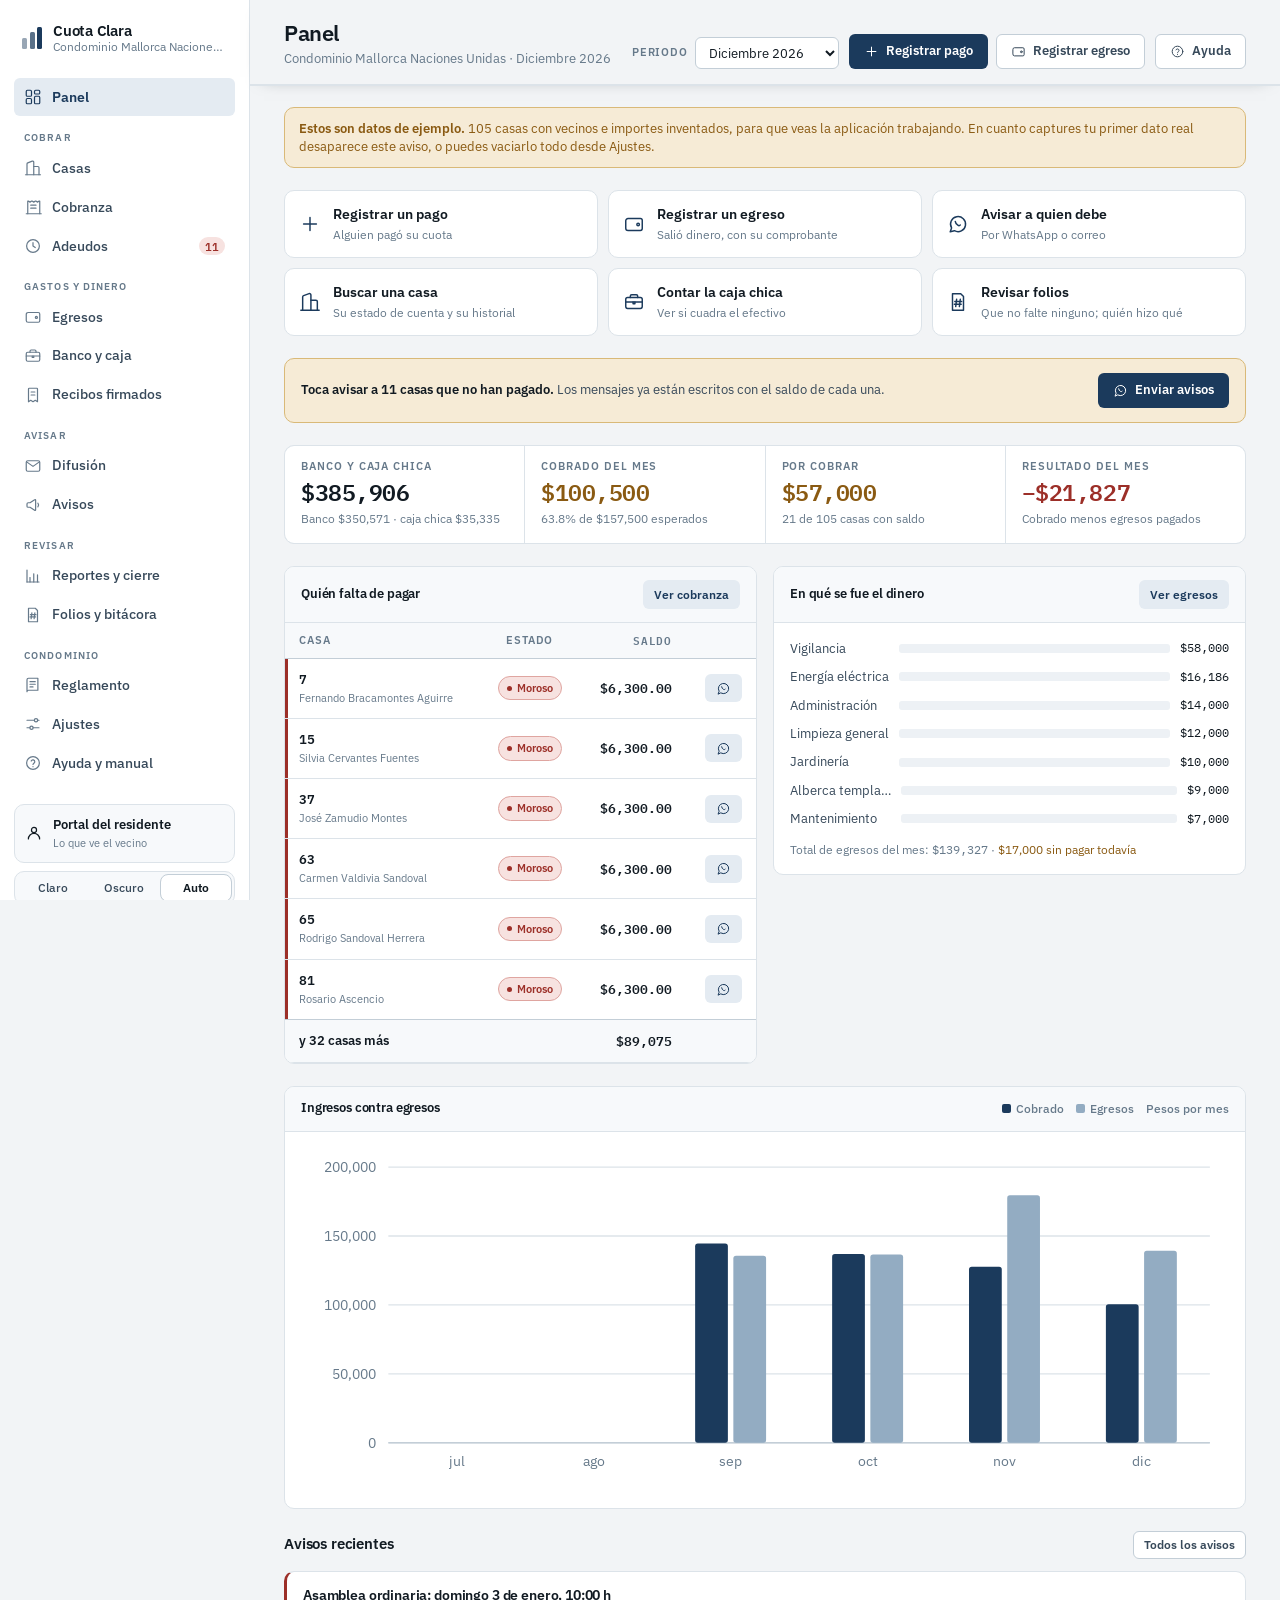
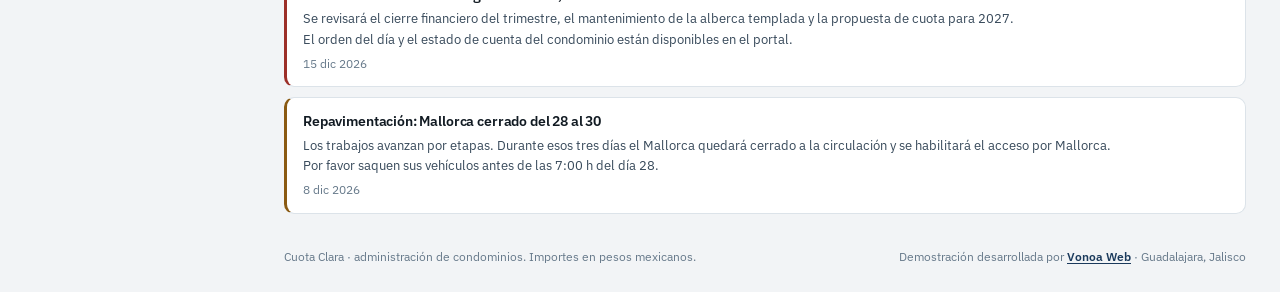
<file: index.html>
<!doctype html>
<html lang="es-MX">
<head>
<meta charset="utf-8">
<meta name="viewport" content="width=device-width, initial-scale=1, viewport-fit=cover">
<!--ARTIFACT:HEAD-START-->
<title>Condominio Mallorca · Cuota Clara</title>
<link rel="stylesheet" href="css/fuentes.css?v=2026102903">
<link rel="stylesheet" href="css/app.css?v=2026102903">
<!--ARTIFACT:HEAD-END-->
</head>
<body>
<!--ARTIFACT:BODY-START-->

<svg xmlns="http://www.w3.org/2000/svg" style="display:none" aria-hidden="true">
  <symbol id="i-panel" viewBox="0 0 24 24"><rect x="3" y="3" width="7" height="8" rx="1.5"/><rect x="14" y="3" width="7" height="5" rx="1.5"/><rect x="14" y="11" width="7" height="10" rx="1.5"/><rect x="3" y="14" width="7" height="7" rx="1.5"/></symbol>
  <symbol id="i-unidades" viewBox="0 0 24 24"><path d="M4 21V6.5a1.5 1.5 0 0 1 1-1.41l6-2.2a1.5 1.5 0 0 1 2 1.41V21"/><path d="M13 10h5.5A1.5 1.5 0 0 1 20 11.5V21"/><path d="M2 21h20"/></symbol>
  <symbol id="i-cobranza" viewBox="0 0 24 24"><path d="M5 21V4.5a.5.5 0 0 1 .77-.42L8 5.5l2.23-1.42a.5.5 0 0 1 .54 0L13 5.5l2.23-1.42a.5.5 0 0 1 .54 0L18 5.5l2.23-1.42a.5.5 0 0 1 .77.42V21"/><path d="M3 21h20"/><path d="M9 9.5h7M9 13.5h7"/></symbol>
  <symbol id="i-gastos" viewBox="0 0 24 24"><path d="M3 8.5A2.5 2.5 0 0 1 5.5 6H19a2 2 0 0 1 2 2v9a2 2 0 0 1-2 2H5.5A2.5 2.5 0 0 1 3 16.5Z"/><circle cx="16.5" cy="12.5" r="1.4"/></symbol>
  <symbol id="i-reportes" viewBox="0 0 24 24"><path d="M4 20V4"/><path d="M4 20h16"/><path d="M8 20v-6"/><path d="M13 20V9"/><path d="M18 20v-9.5"/></symbol>
  <symbol id="i-avisos" viewBox="0 0 24 24"><path d="M4 10.5v3a1.5 1.5 0 0 0 1.5 1.5H8l6.2 4.1a.8.8 0 0 0 1.3-.67V5.57a.8.8 0 0 0-1.3-.67L8 9H5.5A1.5 1.5 0 0 0 4 10.5Z"/><path d="M18.5 9.5a4 4 0 0 1 0 5"/></symbol>
  <symbol id="i-ajustes" viewBox="0 0 24 24"><path d="M4 7h10M18 7h2M4 17h4M12 17h8"/><circle cx="16" cy="7" r="2.2"/><circle cx="10" cy="17" r="2.2"/></symbol>
  <symbol id="i-portal" viewBox="0 0 24 24"><circle cx="12" cy="8" r="3.4"/><path d="M4.5 20a7.5 7.5 0 0 1 15 0"/></symbol>
  <symbol id="i-mas" viewBox="0 0 24 24"><path d="M12 5v14M5 12h14"/></symbol>
  <symbol id="i-recibos" viewBox="0 0 24 24"><path d="M6 21V4a1 1 0 0 1 1-1h10a1 1 0 0 1 1 1v17l-3-2-3 2-3-2Z"/><path d="M9.5 8h5M9.5 12h5"/></symbol>
  <symbol id="i-difusion" viewBox="0 0 24 24"><rect x="3" y="5" width="18" height="14" rx="2"/><path d="m3.5 6.5 8.5 6 8.5-6"/></symbol>
  <symbol id="i-reglamento" viewBox="0 0 24 24"><path d="M4 19.5V5a2 2 0 0 1 2-2h12.5v16H6a2 2 0 0 0-2 2V19.5Z"/><path d="M8 7.5h7M8 11h7M8 14.5h4"/></symbol>
  <symbol id="i-inicio" viewBox="0 0 24 24"><path d="M5 12.5 10 17l9-10"/></symbol>
  <symbol id="i-ayuda" viewBox="0 0 24 24"><circle cx="12" cy="12" r="8.5"/><path d="M9.6 9.4a2.5 2.5 0 0 1 4.8.9c0 1.7-2.4 2.2-2.4 3.7"/><path d="M12 16.9v.1"/></symbol>
  <symbol id="i-candado" viewBox="0 0 24 24"><rect x="5" y="10.5" width="14" height="10" rx="2"/><path d="M8.5 10.5V8a3.5 3.5 0 0 1 7 0v2.5"/></symbol>
  <symbol id="i-folios" viewBox="0 0 24 24"><path d="M6 3h9l3 3v15H6Z"/><path d="M10.5 9 9.5 17M14.5 9l-1 8M8.5 11.5h7.5M8 14.5h7.5"/></symbol>
  <symbol id="i-buscar" viewBox="0 0 24 24"><circle cx="11" cy="11" r="6.5"/><path d="m16 16 4.5 4.5"/></symbol>
  <symbol id="i-cerrar" viewBox="0 0 24 24"><path d="m6 6 12 12M18 6 6 18"/></symbol>
  <symbol id="i-wa" viewBox="0 0 24 24"><path d="M3.5 20.5 5 16.3A8.2 8.2 0 1 1 8.1 19.3Z"/><path d="M9 9.2c.2 1.7 1.3 3.2 2.8 4.1.6.4 1.4.7 2 .3l.7-.5"/></symbol>
  <symbol id="i-imprimir" viewBox="0 0 24 24"><path d="M7 8V3.5h10V8"/><path d="M7 17H5a2 2 0 0 1-2-2v-5a2 2 0 0 1 2-2h14a2 2 0 0 1 2 2v5a2 2 0 0 1-2 2h-2"/><rect x="7" y="14" width="10" height="6.5" rx="1"/></symbol>
  <symbol id="i-volver" viewBox="0 0 24 24"><path d="M10 6 4 12l6 6"/><path d="M4 12h16"/></symbol>
  <symbol id="i-adeudos" viewBox="0 0 24 24"><circle cx="12" cy="12" r="8.5"/><path d="M12 7.5V12l3 2"/></symbol>
  <symbol id="i-caja" viewBox="0 0 24 24"><rect x="3" y="7" width="18" height="12" rx="2"/><path d="M8 7V5.5A1.5 1.5 0 0 1 9.5 4h5A1.5 1.5 0 0 1 16 5.5V7"/><path d="M3 12h18"/><path d="M11 12v2h2v-2"/></symbol>
  <symbol id="i-reservas" viewBox="0 0 24 24"><circle cx="12" cy="12" r="8.5"/><path d="M5.2 7.6c3 1.4 3 7.4 0 8.8M18.8 7.6c-3 1.4-3 7.4 0 8.8"/></symbol>
  <symbol id="i-visitas" viewBox="0 0 24 24"><circle cx="9" cy="8" r="3.2"/><path d="M3 19.5a6 6 0 0 1 12 0"/><path d="M16 11h5M18.5 8.5v5"/></symbol>
  <symbol id="i-menu" viewBox="0 0 24 24"><path d="M4 7h16M4 12h16M4 17h16"/></symbol>
  <symbol id="i-tema" viewBox="0 0 24 24"><circle cx="12" cy="12" r="4.2"/><path d="M12 2.5v2M12 19.5v2M2.5 12h2M19.5 12h2M5.2 5.2l1.4 1.4M17.4 17.4l1.4 1.4M18.8 5.2l-1.4 1.4M6.6 17.4l-1.4 1.4"/></symbol>
</svg>

<div class="app" id="app">

  <aside class="nav" id="nav">
    <div class="nav__brand">
      <span class="brand__mark" aria-hidden="true"><i></i><i></i><i></i></span>
      <span class="brand__text">
        <strong>Cuota Clara</strong>
        <small id="brandCondo">Administración</small>
      </span>
    </div>

    <nav class="nav__list" aria-label="Secciones">
      <a class="nav__item nav__item--inicio" data-route="inicio" href="#/inicio" hidden><svg class="i"><use href="#i-inicio"/></svg><span>Primeros pasos</span><em class="nav__badge nav__badge--ok" id="badgeInicio"></em></a>
      <a class="nav__item" data-route="panel" href="#/panel"><svg class="i"><use href="#i-panel"/></svg><span>Panel</span></a>

      <p class="nav__grupo">Cobrar</p>
      <a class="nav__item" data-route="unidades" href="#/unidades"><svg class="i"><use href="#i-unidades"/></svg><span>Casas</span></a>
      <a class="nav__item" data-route="cobranza" href="#/cobranza"><svg class="i"><use href="#i-cobranza"/></svg><span>Cobranza</span></a>
      <a class="nav__item" data-route="adeudos" href="#/adeudos"><svg class="i"><use href="#i-adeudos"/></svg><span>Adeudos</span><em class="nav__badge" id="badgeMorosos" hidden></em></a>

      <p class="nav__grupo">Gastos y dinero</p>
      <a class="nav__item" data-route="gastos" href="#/gastos"><svg class="i"><use href="#i-gastos"/></svg><span>Egresos</span></a>
      <a class="nav__item" data-route="caja" href="#/caja"><svg class="i"><use href="#i-caja"/></svg><span>Banco y caja</span></a>
      <a class="nav__item" data-route="recibos" href="#/recibos"><svg class="i"><use href="#i-recibos"/></svg><span>Recibos firmados</span></a>

      <p class="nav__grupo">Avisar</p>
      <a class="nav__item" data-route="difusion" href="#/difusion"><svg class="i"><use href="#i-difusion"/></svg><span>Difusión</span></a>
      <a class="nav__item" data-route="avisos" href="#/avisos"><svg class="i"><use href="#i-avisos"/></svg><span>Avisos</span></a>

      <p class="nav__grupo">Revisar</p>
      <a class="nav__item" data-route="reportes" href="#/reportes"><svg class="i"><use href="#i-reportes"/></svg><span>Reportes y cierre</span></a>
      <a class="nav__item" data-route="folios" href="#/folios"><svg class="i"><use href="#i-folios"/></svg><span>Folios y bitácora</span></a>

      <p class="nav__grupo">Condominio</p>
      <a class="nav__item" data-route="reservas" href="#/reservas" hidden><svg class="i"><use href="#i-reservas"/></svg><span>Reservas</span></a>
      <a class="nav__item" data-route="visitas" href="#/visitas" hidden><svg class="i"><use href="#i-visitas"/></svg><span>Visitas</span></a>
      <a class="nav__item" data-route="reglamento" href="#/reglamento"><svg class="i"><use href="#i-reglamento"/></svg><span>Reglamento</span></a>
      <a class="nav__item" data-route="ajustes" href="#/ajustes"><svg class="i"><use href="#i-ajustes"/></svg><span>Ajustes</span></a>
      <a class="nav__item" data-route="ayuda" href="#/ayuda"><svg class="i"><use href="#i-ayuda"/></svg><span>Ayuda y manual</span></a>
    </nav>

    <div class="nav__foot">
      <div class="nav__usuario" id="navUsuario" hidden></div>
      <a class="nav__portal" data-route="portal" href="#/portal">
        <svg class="i"><use href="#i-portal"/></svg>
        <span><strong>Portal del residente</strong><small>Lo que ve el vecino</small></span>
      </a>
      <div class="tema" role="group" aria-label="Colores de la pantalla">
        <button type="button" data-tema="claro" title="Fondo blanco">Claro</button>
        <button type="button" data-tema="oscuro" title="Fondo oscuro, para de noche">Oscuro</button>
        <button type="button" data-tema="sistema" title="Igual que la computadora">Auto</button>
      </div>
    </div>
  </aside>

  <main class="main" id="main">
    <header class="topbar">
      <div class="topbar__id">
        <p class="topbar__candado" id="topCandado" hidden><svg class="i i--sm"><use href="#i-candado"/></svg><span></span></p>
        <h1 id="topTitle">Panel</h1>
        <p id="topSub" class="topbar__sub"></p>
      </div>
      <div class="topbar__tools">
        <label class="field field--inline" for="selPeriodo">
          <span class="field__lab">Periodo</span>
          <select id="selPeriodo" class="input input--sm"></select>
        </label>
        <div id="topActions" class="topbar__actions"></div>
        <a class="btn btn--ghost btn--icono" id="topAyuda" href="#/ayuda" title="Cómo se usa esta pantalla"><svg class="i i--sm"><use href="#i-ayuda"/></svg><span>Ayuda</span></a>
      </div>
    </header>

    <div class="view" id="view" role="region" aria-live="polite"></div>

    <footer class="foot">
      <p>Cuota Clara &middot; administraci&oacute;n de condominios. Importes en pesos mexicanos.</p>
      <p class="foot__firma">Demostraci&oacute;n desarrollada por
        <a href="https://vonoaweb.com" target="_blank" rel="noopener">Vonoa Web</a>
        &middot; Guadalajara, Jalisco</p>
    </footer>
  </main>

  <nav class="tabbar" aria-label="Secciones">
    <a class="tabbar__item" data-route="panel" href="#/panel"><svg class="i"><use href="#i-panel"/></svg><span>Panel</span></a>
    <a class="tabbar__item" data-route="unidades" href="#/unidades"><svg class="i"><use href="#i-unidades"/></svg><span>Casas</span></a>
    <a class="tabbar__item" data-route="cobranza" href="#/cobranza"><svg class="i"><use href="#i-cobranza"/></svg><span>Cobranza</span></a>
    <a class="tabbar__item" data-route="adeudos" href="#/adeudos"><svg class="i"><use href="#i-adeudos"/></svg><span>Adeudos</span></a>
    <button class="tabbar__item" type="button" id="btnMas"><svg class="i"><use href="#i-menu"/></svg><span>Más</span></button>
  </nav>

</div>

<div class="modal" id="modal" hidden>
  <div class="modal__scrim" data-close="1"></div>
  <div class="modal__box" role="dialog" aria-modal="true" aria-labelledby="modalTitle">
    <header class="modal__head">
      <h2 id="modalTitle"></h2>
      <button class="iconbtn" type="button" data-close="1" aria-label="Cerrar"><svg class="i"><use href="#i-cerrar"/></svg></button>
    </header>
    <div class="modal__body" id="modalBody"></div>
  </div>
</div>

<div class="toasts" id="toasts" aria-live="polite"></div>

<script src="js/format.js?v=2026102903"></script>
<script src="js/perfil.js?v=2026102903"></script>
<script src="js/archivos.js?v=2026102903"></script>
<script src="js/pdf.js?v=2026102903"></script>
<script src="js/store.js?v=2026102903"></script>
<script src="js/escritorio.js?v=2026102903"></script>
<script src="js/seed.js?v=2026102903"></script>
<script src="js/model.js?v=2026102903"></script>
<script src="js/ui.js?v=2026102903"></script>
<script src="js/sesion.js?v=2026102903"></script>
<script src="js/importar.js?v=2026102903"></script>
<script src="js/comprobantes.js?v=2026102903"></script>
<script src="js/cierre.js?v=2026102903"></script>
<script src="js/demo.js?v=2026102903"></script>
<script src="js/views/inicio.js?v=2026102903"></script>
<script src="js/views/panel.js?v=2026102903"></script>
<script src="js/views/unidades.js?v=2026102903"></script>
<script src="js/views/cobranza.js?v=2026102903"></script>
<script src="js/views/adeudos.js?v=2026102903"></script>
<script src="js/views/gastos.js?v=2026102903"></script>
<script src="js/views/caja.js?v=2026102903"></script>
<script src="js/views/reservas.js?v=2026102903"></script>
<script src="js/views/visitas.js?v=2026102903"></script>
<script src="js/views/recibos.js?v=2026102903"></script>
<script src="js/views/difusion.js?v=2026102903"></script>
<script src="js/views/reglamento.js?v=2026102903"></script>
<script src="js/views/reportes.js?v=2026102903"></script>
<script src="js/views/folios.js?v=2026102903"></script>
<script src="js/views/avisos.js?v=2026102903"></script>
<script src="js/views/ajustes.js?v=2026102903"></script>
<script src="js/views/portal.js?v=2026102903"></script>
<script src="js/views/ayuda.js?v=2026102903"></script>
<script src="js/app.js?v=2026102903"></script>
<!--ARTIFACT:BODY-END-->
</body>
</html>
</file>
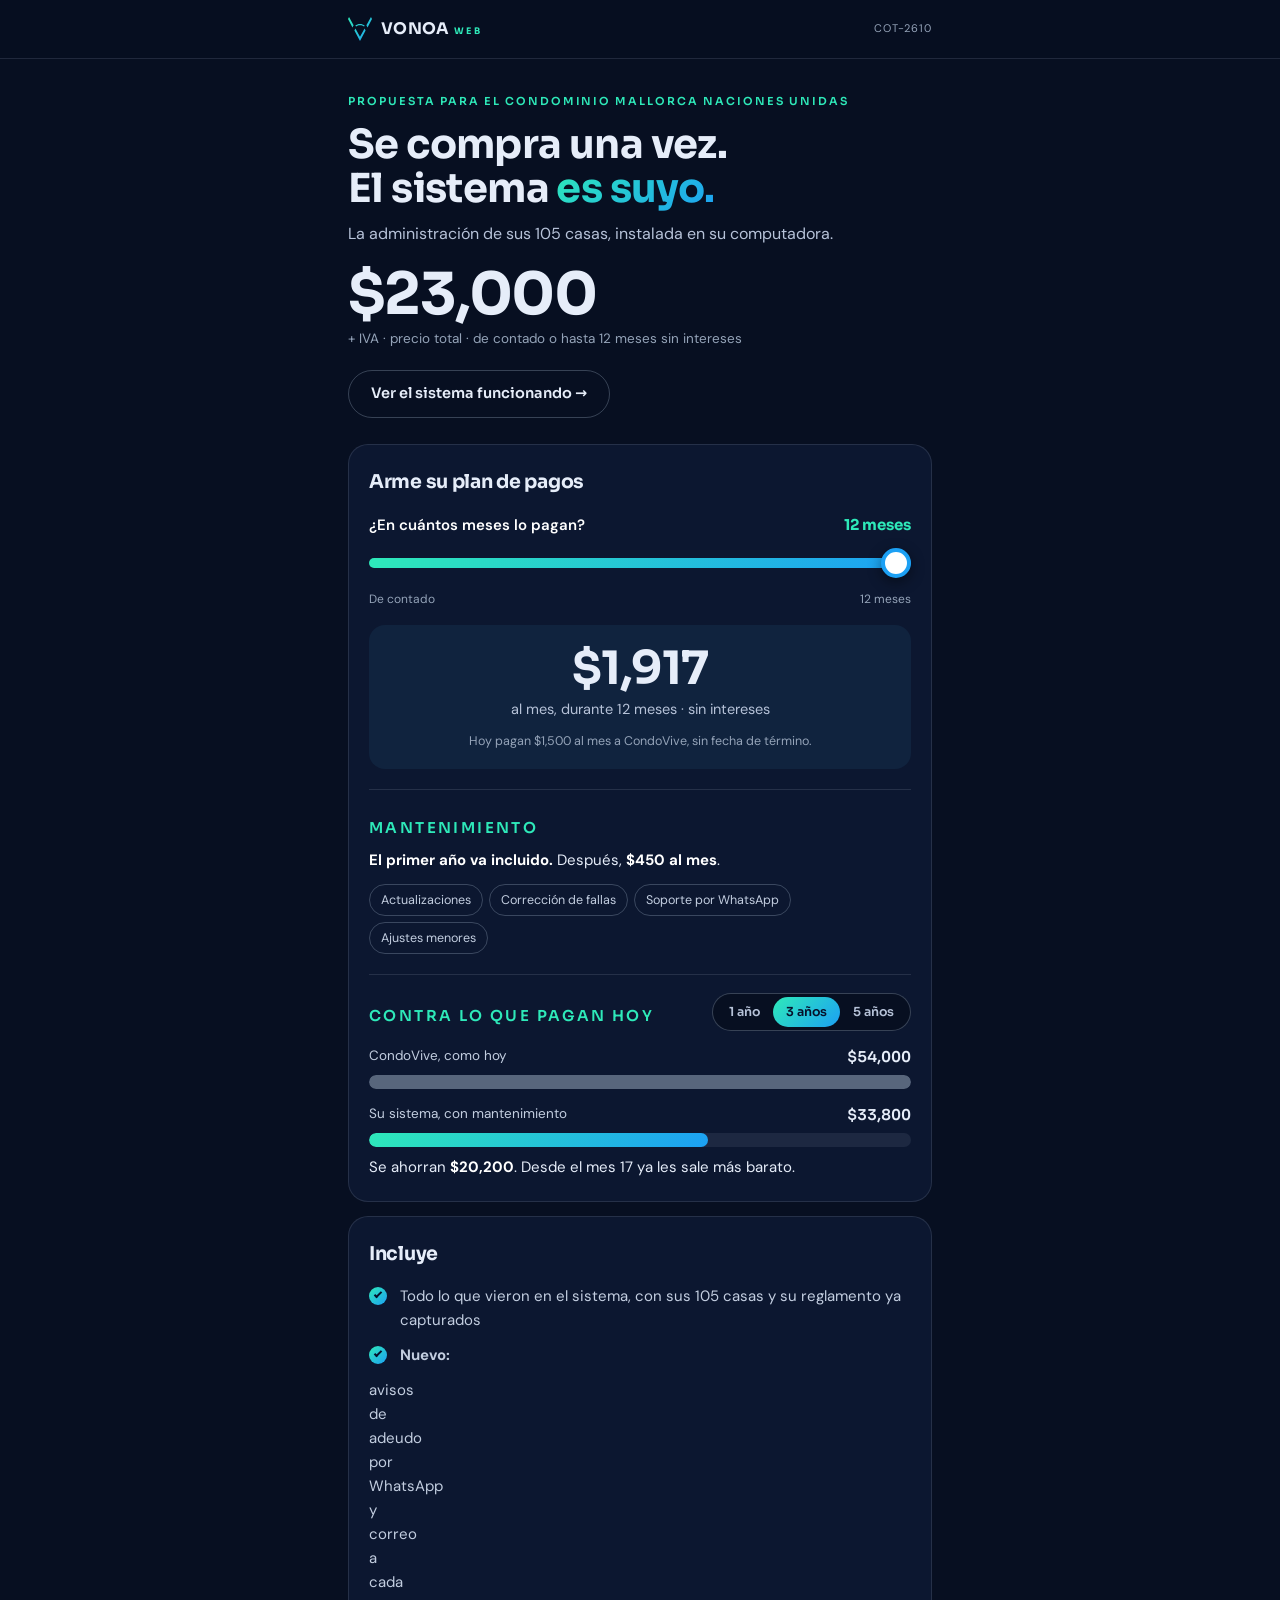
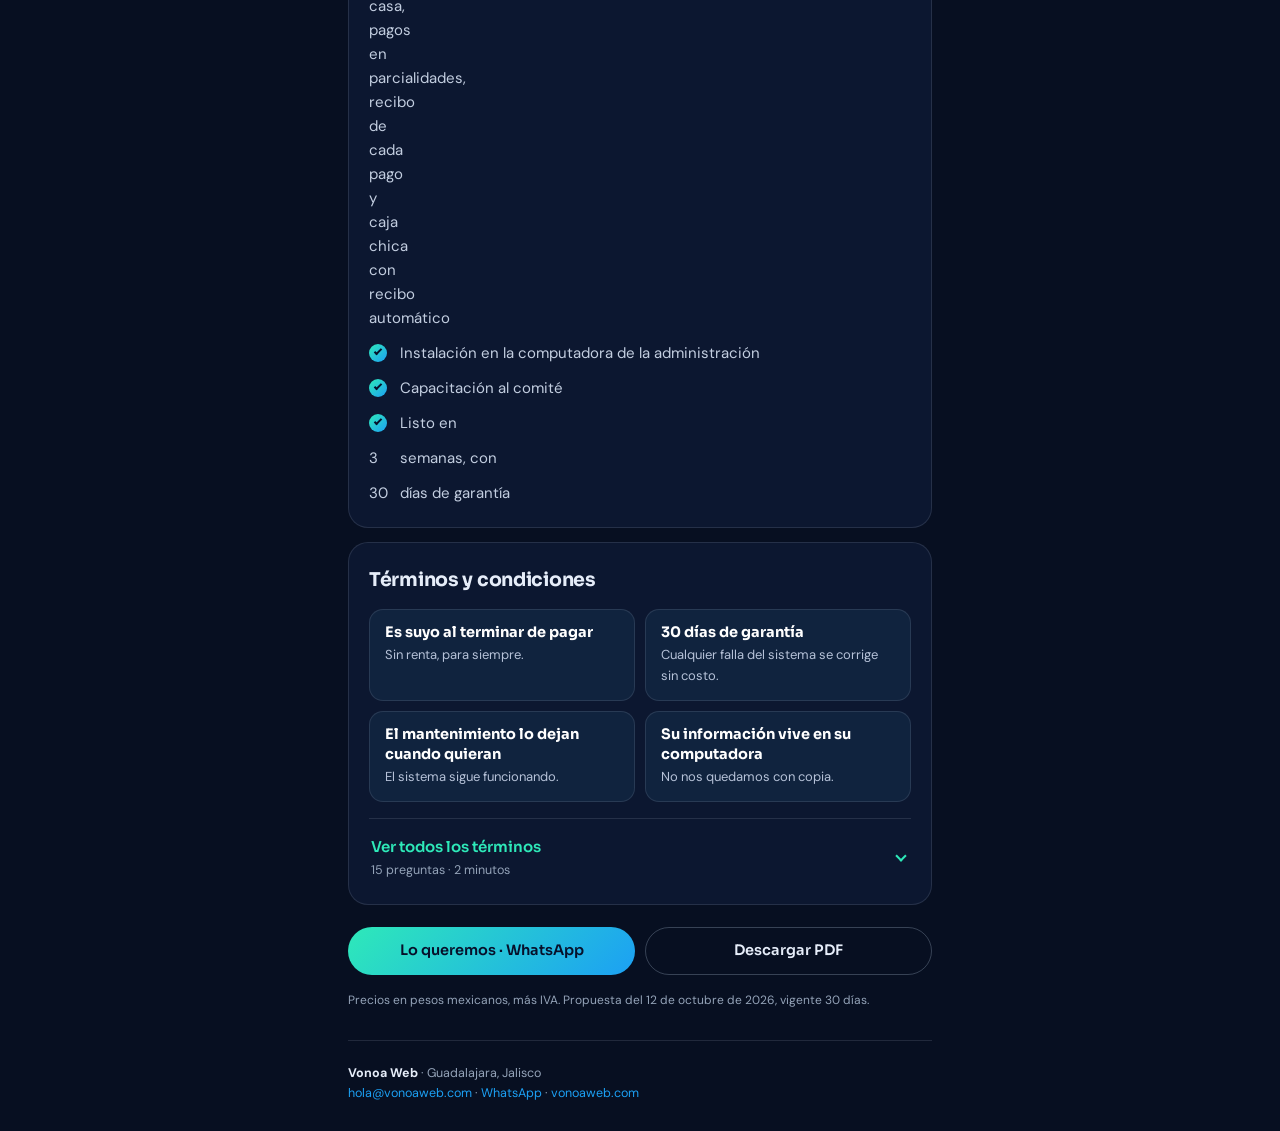
<file: cotizacion/index.html>
<!doctype html>
<html lang="es-MX">
<head>
<meta charset="utf-8">
<meta name="viewport" content="width=device-width, initial-scale=1, viewport-fit=cover">
<title>Propuesta · Sistema de administración de condominio — Vonoa Web</title>
<meta name="description" content="Propuesta de Vonoa Web: sistema de administración para un condominio de 105 casas.">
<meta name="theme-color" content="#070F21">
<link rel="preconnect" href="https://fonts.googleapis.com">
<link rel="preconnect" href="https://fonts.gstatic.com" crossorigin>
<link rel="stylesheet" href="https://fonts.googleapis.com/css2?family=Sora:wght@400;500;600;700&family=DM+Sans:wght@400;500;600;700&display=swap">
<style>
/* Sistema de marca de Vonoa Web (tomado de vonoaweb-landing/styles.css) */
:root{
  --vw-deep-space:#070F21;
  --vw-cyan:#2EE9B9;
  --vw-blue:#1CA0F4;
  --vw-slate:#94A3B8;
  --vw-ink:#E6EDF9;
  --vw-gradient:linear-gradient(135deg,#2EE9B9 0%,#1CA0F4 100%);
  --surface:#0C1730;
  --surface-2:#10233E;
  --line:rgba(148,163,184,.18);
  --line-strong:rgba(148,163,184,.34);
  --soft:#B6C2D8;
  --font-display:'Sora',system-ui,-apple-system,sans-serif;
  --font-body:'DM Sans',system-ui,-apple-system,sans-serif;
}
*,*::before,*::after{box-sizing:border-box}
body{
  margin:0;background:var(--vw-deep-space);color:var(--vw-ink);
  font-family:var(--font-body);font-size:15px;line-height:1.6;
  -webkit-font-smoothing:antialiased;
}
h1,h2{font-family:var(--font-display);font-weight:700;letter-spacing:-.015em;margin:0;text-wrap:balance}
p{margin:0}
a{color:inherit;text-decoration:none}
:focus-visible{outline:2px solid var(--vw-cyan);outline-offset:3px;border-radius:6px}

.wrap{width:min(620px,100%);margin:0 auto;padding-inline:18px}

/* ---------- Barra ---------- */
.bar{
  position:sticky;top:0;z-index:10;
  background:rgba(7,15,33,.92);backdrop-filter:blur(12px);
  border-bottom:1px solid var(--line);
  padding-top:env(safe-area-inset-top,0px);
}
.bar .wrap{display:flex;align-items:center;gap:12px;height:58px}
.brand{display:flex;align-items:center;gap:9px;flex:1 1 auto}
.wm{font-family:var(--font-display);font-weight:700;font-size:16px;letter-spacing:.02em}
.wm em{font-style:normal;color:var(--vw-cyan);font-size:9px;letter-spacing:.3em;margin-left:4px}
.folio{font-size:11px;letter-spacing:.08em;color:var(--vw-slate)}

/* ---------- Portada ---------- */
.hero{padding:34px 0 26px}
.eyebrow{
  font-family:var(--font-display);font-size:11px;font-weight:600;
  letter-spacing:.18em;text-transform:uppercase;color:var(--vw-cyan);
}
.hero h1{font-size:clamp(28px,7.4vw,40px);line-height:1.1;margin-top:12px}
.grad{background:var(--vw-gradient);-webkit-background-clip:text;background-clip:text;color:transparent}
.lead{margin-top:10px;color:var(--soft);font-size:16px}
.precio{margin-top:20px;display:flex;flex-wrap:wrap;align-items:baseline;gap:4px 12px}
.precio__n{
  font-family:var(--font-display);font-weight:700;letter-spacing:-.03em;
  font-size:clamp(44px,12vw,58px);line-height:1;
}
.precio__u{color:var(--vw-slate);font-size:13.5px}

.btn{
  display:inline-flex;align-items:center;justify-content:center;gap:8px;
  min-height:48px;padding:0 22px;border-radius:999px;border:0;cursor:pointer;
  font-family:var(--font-display);font-weight:600;font-size:14.5px;
  background:var(--vw-gradient);color:#07102a;
  transition:transform .15s ease,filter .15s ease;
}
.btn:hover{transform:translateY(-1px);filter:brightness(1.06)}
.btn--ghost{background:transparent;color:var(--vw-ink);border:1px solid var(--line-strong)}
.btn--ghost:hover{border-color:var(--vw-cyan);color:var(--vw-cyan)}
.hero .btn{margin-top:20px}

/* ---------- Tarjetas ---------- */
.card{background:var(--surface);border:1px solid var(--line);border-radius:20px;padding:22px 20px}
.card+.card{margin-top:14px}
.card h2{font-size:19px}
.lab{
  font-family:var(--font-display);font-size:11px;font-weight:600;
  letter-spacing:.16em;text-transform:uppercase;color:var(--vw-cyan);
}
.bloque{margin-top:20px;padding-top:18px;border-top:1px solid var(--line)}

/* ---------- Cotizador ---------- */
.pregunta{display:flex;justify-content:space-between;align-items:baseline;gap:10px;margin-top:16px}
.pregunta label{font-weight:600;color:#fff}
.pregunta strong{font-family:var(--font-display);color:var(--vw-cyan);white-space:nowrap}

input[type=range]{
  --p:100%;
  -webkit-appearance:none;appearance:none;
  width:100%;height:40px;margin:6px 0 0;background:transparent;cursor:pointer;
}
input[type=range]::-webkit-slider-runnable-track{
  height:10px;border-radius:999px;
  background:var(--vw-gradient) 0/var(--p) 100% no-repeat, rgba(148,163,184,.22);
}
input[type=range]::-webkit-slider-thumb{
  -webkit-appearance:none;appearance:none;
  width:30px;height:30px;margin-top:-10px;border-radius:50%;
  background:#fff;border:4px solid var(--vw-blue);
  box-shadow:0 4px 14px rgba(0,0,0,.45);
}
input[type=range]::-moz-range-track{height:10px;border-radius:999px;background:rgba(148,163,184,.22)}
input[type=range]::-moz-range-progress{height:10px;border-radius:999px;background:var(--vw-gradient)}
input[type=range]::-moz-range-thumb{
  width:22px;height:22px;border-radius:50%;
  background:#fff;border:4px solid var(--vw-blue);box-shadow:0 4px 14px rgba(0,0,0,.45);
}
.marcas{display:flex;justify-content:space-between;font-size:12px;color:var(--vw-slate)}

.resultado{
  display:block;margin-top:16px;padding:18px 16px;border-radius:16px;
  background:var(--surface-2);text-align:center;
}
.resultado__n{
  display:block;font-family:var(--font-display);font-weight:700;
  font-size:clamp(36px,10vw,46px);letter-spacing:-.025em;line-height:1.1;
}
.resultado__u{display:block;color:var(--soft);font-size:14.5px;margin-top:4px}
.resultado__ref{display:block;color:var(--vw-slate);font-size:12.5px;margin-top:10px}

.bloque p{margin-top:8px;font-size:15px}
.bloque p strong{color:#fff}
.chips{list-style:none;display:flex;flex-wrap:wrap;gap:6px;margin:12px 0 0;padding:0}
.chips li{font-size:12.5px;padding:5px 11px;border-radius:999px;border:1px solid var(--line-strong);color:#C3CEE0}

.comp__head{display:flex;flex-wrap:wrap;justify-content:space-between;align-items:center;gap:10px}
.seg{display:inline-flex;padding:3px;border-radius:999px;border:1px solid var(--line-strong);background:var(--vw-deep-space)}
.seg button{
  border:0;background:transparent;cursor:pointer;color:var(--soft);
  font:600 12.5px var(--font-display);padding:7px 13px;border-radius:999px;
}
.seg button.is-on{background:var(--vw-gradient);color:#07102a}

.barra{display:grid;grid-template-columns:minmax(0,1fr) auto;gap:6px 12px;margin-top:14px}
.barra__lab{font-size:13.5px;color:#C3CEE0}
.barra__val{font-family:var(--font-display);font-weight:600;font-size:15px;font-variant-numeric:tabular-nums}
.barra__track{grid-column:1/-1;height:14px;border-radius:999px;background:rgba(148,163,184,.12);overflow:hidden}
.barra__fill{display:block;height:100%;width:0;border-radius:999px;background:var(--vw-gradient);transition:width .4s ease}
.barra__fill--otro{background:rgba(148,163,184,.5)}
.ahorro{margin-top:16px;font-size:15px}
.ahorro strong{color:var(--vw-cyan)}

/* ---------- Incluye ---------- */
.lista{list-style:none;margin:14px 0 0;padding:0;display:flex;flex-direction:column;gap:11px}
.lista li{
  position:relative;display:grid;grid-template-columns:20px minmax(0,1fr);gap:11px;
  font-size:15px;color:#C3CEE0;
}
.lista li::before{
  content:"";width:18px;height:18px;margin-top:3px;border-radius:50%;
  background:var(--vw-gradient);
}
.lista li::after{
  content:"";position:absolute;left:5px;top:8px;width:8px;height:4px;
  border-left:2px solid #07102a;border-bottom:2px solid #07102a;transform:rotate(-45deg);
}

/* ---------- Términos ---------- */
.claves{list-style:none;margin:14px 0 0;padding:0;display:grid;grid-template-columns:repeat(auto-fit,minmax(230px,1fr));gap:10px}
.claves li{padding:13px 15px;border-radius:14px;background:var(--surface-2);border:1px solid var(--line)}
.claves strong{display:block;font-family:var(--font-display);font-size:14.5px;line-height:1.35;color:#fff}
.claves li > span{display:block;margin-top:3px;font-size:13px;color:var(--soft)}

.terminos{margin-top:16px;border-top:1px solid var(--line)}
.terminos summary{
  list-style:none;cursor:pointer;display:flex;align-items:center;gap:10px;
  padding:16px 2px 2px;font-family:var(--font-display);font-weight:600;font-size:15px;color:var(--vw-cyan);
}
.terminos summary::-webkit-details-marker{display:none}
.terminos summary .sum{flex:1 1 auto;display:flex;flex-direction:column;gap:1px}
.terminos summary small{font-family:var(--font-body);font-weight:400;font-size:12.5px;color:var(--vw-slate)}
.terminos summary::after{
  content:"";flex:none;width:8px;height:8px;margin:0 4px 3px 2px;
  border-right:2px solid currentColor;border-bottom:2px solid currentColor;
  transform:rotate(45deg);transition:transform .2s ease;
}
.terminos[open] summary::after{transform:rotate(-135deg);margin-bottom:-3px}
.terminos h3{
  margin:22px 0 2px;font-family:var(--font-display);font-size:11px;font-weight:600;
  letter-spacing:.16em;text-transform:uppercase;color:var(--vw-cyan);
}
.terminos dl{margin:0}
.terminos dt{margin-top:12px;font-weight:600;font-size:14.5px;color:#fff}
.terminos dd{margin:3px 0 0;font-size:14px;line-height:1.6;color:var(--soft)}
.terminos__base{margin-top:22px;padding-top:14px;border-top:1px solid var(--line);font-size:12.5px;color:var(--vw-slate)}
.terminos__base a{color:var(--vw-blue);text-decoration:underline;text-underline-offset:2px}

/* ---------- Cierre ---------- */
.cta{display:flex;flex-wrap:wrap;gap:10px;margin-top:22px}
.cta .btn{flex:1 1 210px}
.letra{margin-top:16px;font-size:12px;color:var(--vw-slate);line-height:1.6}
.pie{
  margin-top:30px;padding:22px 0 calc(28px + env(safe-area-inset-bottom,0px));
  border-top:1px solid var(--line);font-size:12.5px;color:var(--vw-slate);
}
.pie a{color:var(--vw-blue)}

@media (prefers-reduced-motion:reduce){*{transition:none!important}}

/* ---------- Guardar como PDF ---------- */
@media print{
  body{background:#fff;color:#111}
  .bar,.btn,.cta{display:none!important}
  .card{background:#fff;border:1px solid #bbb}
  .resultado{background:#f1f5f9}
  .grad{color:#02215D;-webkit-text-fill-color:#02215D}
  .eyebrow,.lab{color:#0A6E5A}
  h1,h2,.precio__n,.resultado__n,.barra__val,.bloque p strong{color:#111}
  .lead,.resultado__u,.barra__lab,.lista li,.chips li,.ahorro{color:#333}
  .barra__track{background:#e5e7eb}
  .barra__fill,.barra__fill--otro,input[type=range]{-webkit-print-color-adjust:exact;print-color-adjust:exact}
  .claves li{background:#fff;border:1px solid #bbb}
  .claves strong,.terminos dt{color:#111}
  .claves span,.terminos dd,.terminos__base{color:#333}
  .terminos h3,.terminos summary{color:#0A6E5A}
  .terminos summary small,.terminos summary::after{display:none}
}
</style>
</head>
<body>

<header class="bar">
  <div class="wrap">
    <a class="brand" href="https://vonoaweb.com" target="_blank" rel="noopener">
      <svg viewBox="0 0 210 210" width="24" height="24" aria-hidden="true">
        <defs>
          <linearGradient id="lg-brand" x1="0" y1="0" x2="1" y2="1">
            <stop offset="0" stop-color="#2EE9B9"/>
            <stop offset="1" stop-color="#1CA0F4"/>
          </linearGradient>
        </defs>
        <path fill="url(#lg-brand)" fill-rule="evenodd"
          d="M 0 18 L 39 91 L 49 72 L 9 0 L 0 18 Z M 161 72 L 171 91 L 210 18 L 201 0 L 161 72 Z M 63 77 L 72 84 C 89 68 121 68 140 84 L 147 77 C 135 65 121 61 105 61 C 89 61 75 65 63 77 Z M 105 173 L 65 100 L 56 119 L 105 210 L 154 119 L 145 100 L 105 173 Z"/>
      </svg>
      <span class="wm">VONOA<em>WEB</em></span>
    </a>
    <span class="folio" id="tFolio">COT-2610</span>
  </div>
</header>

<main class="wrap">

  <!-- Portada: el precio, a la vista -->
  <section class="hero">
    <p class="eyebrow" id="tCliente">Propuesta para el Condominio Mallorca Naciones Unidas</p>
    <h1>Se compra una vez. El sistema <span class="grad">es suyo.</span></h1>
    <p class="lead">La administración de sus 105 casas, instalada en su computadora.</p>
    <div class="precio">
      <span class="precio__n" id="tPrecio">$23,000</span>
      <span class="precio__u">+ IVA · precio total · de contado o hasta <span id="tMaxMeses">12</span> meses sin intereses</span>
    </div>
    <a class="btn btn--ghost" href="https://vonoaweb.github.io/cuota-clara-demo/" target="_blank" rel="noopener">
      Ver el sistema funcionando →
    </a>
  </section>

  <!-- Cotizador -->
  <section class="card" aria-labelledby="hCoti">
    <h2 id="hCoti">Arme su plan de pagos</h2>

    <div class="pregunta">
      <label for="rMeses">¿En cuántos meses lo pagan?</label>
      <strong id="tPlazo">12 meses</strong>
    </div>
    <input type="range" id="rMeses" min="1" max="12" step="1" value="12">
    <div class="marcas"><span>De contado</span><span id="tMarcaMax">12 meses</span></div>

    <output class="resultado" for="rMeses" aria-live="polite">
      <span class="resultado__n" id="tMensual">$1,917</span>
      <span class="resultado__u" id="tDetalle">al mes, durante 12 meses · sin intereses</span>
      <span class="resultado__ref" id="tRef">Hoy pagan $1,500 al mes a CondoVive, sin fecha de término.</span>
    </output>

    <div class="bloque">
      <p class="lab">Mantenimiento</p>
      <p id="tMant"><strong>El primer año va incluido.</strong> Después, <strong>$450 al mes</strong>.</p>
      <ul class="chips">
        <li>Actualizaciones</li>
        <li>Corrección de fallas</li>
        <li>Soporte por WhatsApp</li>
        <li>Ajustes menores</li>
      </ul>
    </div>

    <div class="bloque">
      <div class="comp__head">
        <p class="lab">Contra lo que pagan hoy</p>
        <div class="seg" role="group" aria-label="Plazo a comparar">
          <button type="button" data-anios="1">1 año</button>
          <button type="button" data-anios="3" class="is-on">3 años</button>
          <button type="button" data-anios="5">5 años</button>
        </div>
      </div>

      <div class="barra">
        <span class="barra__lab">CondoVive, como hoy</span>
        <span class="barra__val" id="vOtro">$54,000</span>
        <span class="barra__track"><i class="barra__fill barra__fill--otro" id="bOtro"></i></span>
      </div>
      <div class="barra">
        <span class="barra__lab">Su sistema, con mantenimiento</span>
        <span class="barra__val" id="vPropio">$33,800</span>
        <span class="barra__track"><i class="barra__fill" id="bPropio"></i></span>
      </div>

      <p class="ahorro" id="tAhorro" aria-live="polite"></p>
    </div>
  </section>

  <!-- Incluye -->
  <section class="card" aria-labelledby="hIncluye">
    <h2 id="hIncluye">Incluye</h2>
    <ul class="lista">
      <li>Todo lo que vieron en el sistema, con sus 105 casas y su reglamento ya capturados</li>
      <li><strong>Nuevo:</strong> avisos de adeudo por WhatsApp y correo a cada casa, pagos en parcialidades, recibo de cada pago y caja chica con recibo automático</li>
      <li>Instalación en la computadora de la administración</li>
      <li>Capacitación al comité</li>
      <li>Listo en <span data-t="semanasEntrega">3</span> semanas, con <span data-t="garantiaDias">30</span> días de garantía</li>
    </ul>
  </section>

  <!-- Términos: lo clave a la vista, el detalle a un toque.
       Cada respuesta traduce una cláusula de vonoaweb.com/terminos-condiciones.html;
       lo único que esta propuesta cambia son las mensualidades (su cláusula 3
       permite que la propuesta particular prevalezca). -->
  <section class="card" aria-labelledby="hTerm">
    <h2 id="hTerm">Términos y condiciones</h2>

    <ul class="claves">
      <li><strong>Es suyo al terminar de pagar</strong><span>Sin renta, para siempre.</span></li>
      <li><strong><span data-t="garantiaDias">30</span> días de garantía</strong><span>Cualquier falla del sistema se corrige sin costo.</span></li>
      <li><strong>El mantenimiento lo dejan cuando quieran</strong><span>El sistema sigue funcionando.</span></li>
      <li><strong>Su información vive en su computadora</strong><span>No nos quedamos con copia.</span></li>
    </ul>

    <details class="terminos" id="dTerminos">
      <summary><span class="sum">Ver todos los términos <small id="tNumPreguntas">15 preguntas · 2 minutos</small></span></summary>

      <h3>Pagos</h3>
      <dl>
        <dt>¿Cómo se paga?</dt>
        <dd>De contado: la mitad al firmar y la otra mitad al entregar. A meses: la
            primera mensualidad al firmar y las demás el mismo día de cada mes, sin
            intereses. Por transferencia (SPEI) o depósito.</dd>

        <dt>¿Y si se atrasa un pago?</dt>
        <dd>Con más de 5 días hábiles de atraso se pausa el soporte hasta ponerse al
            corriente. El sistema sigue funcionando.</dd>

        <dt>¿Nos dan factura?</dt>
        <dd>Sí, por cada pago. Pídanla al pagar, con su RFC, razón social, régimen
            fiscal y correo.</dd>
      </dl>

      <h3>Lo que reciben</h3>
      <dl>
        <dt>¿Desde cuándo es nuestro el sistema?</dt>
        <dd>Desde el último pago, su copia es suya para siempre y la usan sin pagar
            renta. La información es 100% del condominio. El programa sigue siendo de
            Vonoa Web, que puede ofrecerlo a otros condominios, pero nunca con su
            información.</dd>

        <dt>¿Cuánto tarda?</dt>
        <dd><span data-t="semanasEntrega">3</span> semanas, contadas desde el primer pago
            y desde que nos entregan su información: padrón, saldos y reglamento. Si la
            información se retrasa, la fecha se recorre lo mismo.</dd>

        <dt>¿Qué cubre la garantía?</dt>
        <dd>Durante <span data-t="garantiaDias">30</span> días naturales después de la
            entrega corregimos sin costo cualquier falla del sistema. No cubre fallas de
            la computadora, virus ni cambios hechos por otras personas.</dd>

        <dt>¿Y si queremos cambios o algo nuevo?</dt>
        <dd>Incluye <span data-t="rondasAjustes">2</span> rondas de ajustes sobre lo
            entregado. Lo que sea nuevo se cotiza antes, y solo se hace si lo aprueban.</dd>

        <dt>¿Qué no incluye?</dt>
        <dd>Facturar las cuotas de los vecinos ante el SAT, app en tiendas, ni la
            computadora.</dd>
      </dl>

      <h3>Mantenimiento</h3>
      <dl>
        <dt>¿Qué incluye el mantenimiento?</dt>
        <dd>Actualizaciones, corrección de fallas, ajustes menores y soporte por
            WhatsApp de lunes a viernes, de 9 a 18 h. <span id="tMantTerm">El primer
            año va incluido; después son $450 al mes, pagados por adelantado.</span></dd>

        <dt>¿Lo podemos dejar?</dt>
        <dd>Sí, cuando quieran, avisando con 15 días. El sistema sigue funcionando; solo
            dejan de recibir soporte y actualizaciones. Si algún día cambia el precio,
            se avisa con 30 días.</dd>
      </dl>

      <h3>Su información</h3>
      <dl>
        <dt>¿Quién ve nuestra información?</dt>
        <dd>Vive en su computadora. La usamos solo para cargar el sistema y para darles
            soporte cuando nos la compartan, y al entregar borramos nuestras copias.
            Nunca la mostramos a nadie. Si prefieren que no digamos que trabajamos con
            ustedes, avísennos antes de empezar.</dd>

        <dt>¿Y si se descompone la computadora?</dt>
        <dd>La información está solo ahí y nosotros no guardamos copia. Por eso el
            sistema tiene un botón para guardarla: háganlo cada semana en una memoria
            USB. Sin esa copia, la información se pierde con el equipo.</dd>

        <dt>¿Lo podemos usar en varias computadoras?</dt>
        <dd>Se instala en una. Si lo usan en dos, cada una tendría datos distintos.
            Para cambiar de computadora, se pasa todo con el archivo de respaldo.</dd>

        <dt>¿Y si Vonoa Web deja de existir?</dt>
        <dd>El sistema sigue funcionando en su computadora. No depende de nosotros.</dd>
      </dl>

      <h3>Si cambian de opinión</h3>
      <dl>
        <dt>¿Y si cancelamos?</dt>
        <dd>Lo que ya pagaron no se devuelve, ni el anticipo ni las mensualidades: con
            eso apartamos su fecha y hacemos el trabajo. Si cancelan antes de la entrega,
            ya no pagan nada más. Si el sistema ya se entregó, se termina de pagar en las
            mensualidades acordadas, porque ya lo tienen.</dd>
      </dl>

      <p class="terminos__base">
        Lo que no diga aquí se rige por nuestros
        <a href="https://vonoaweb.com/terminos-condiciones.html" target="_blank" rel="noopener">Términos y Condiciones</a>
        y nuestro
        <a href="https://vonoaweb.com/aviso-privacidad.html" target="_blank" rel="noopener">Aviso de Privacidad</a>.
        Donde esta propuesta diga algo distinto, manda la propuesta. Se acepta
        firmándola o haciendo el primer pago.
      </p>
    </details>
  </section>

  <div class="cta">
    <a class="btn" id="aWhats" target="_blank" rel="noopener"
       href="https://wa.me/5215644645574">Lo queremos · WhatsApp</a>
    <a class="btn btn--ghost" id="bPdf" href="cotizacion-cuota-clara-vonoa.pdf" download="Cotizacion Cuota Clara - Vonoa Web.pdf">Descargar PDF</a>
  </div>

  <p class="letra" id="tLetra">
    Precios en pesos mexicanos, más IVA. Propuesta del 12 de octubre de 2026,
    vigente 30 días.
  </p>

  <footer class="pie">
    <strong style="color:var(--vw-ink)">Vonoa Web</strong> · Guadalajara, Jalisco<br>
    <a href="mailto:hola@vonoaweb.com">hola@vonoaweb.com</a> ·
    <a href="https://wa.me/5215644645574" target="_blank" rel="noopener">WhatsApp</a> ·
    <a href="https://vonoaweb.com" target="_blank" rel="noopener">vonoaweb.com</a>
  </footer>

</main>

<script>
/* Todo lo que se negocia vive aquí. Cambiar un número actualiza la página entera. */
var PROPUESTA = {
  cliente: 'Condominio Mallorca Naciones Unidas',
  folio: 'COT-2610',
  fecha: '12 de octubre de 2026',
  precio: 23000,                     // pago único del sistema
  mesesMaximos: 12,                  // se puede pagar hasta en 12 meses, sin intereses
  mantenimientoMensual: 450,         // se cobra al terminar los meses incluidos
  mesesMantenimientoIncluidos: 12,   // el primer año de mantenimiento va incluido
  competidorMensual: 1500,           // lo que pagan hoy a CondoVive (dato del cliente)
  semanasEntrega: 3,
  garantiaDias: 30,                  // igual que la cláusula 9.1 de los términos generales
  rondasAjustes: 2,
  whatsapp: '5215644645574'
};

(function () {
  var P = PROPUESTA;
  var fmt = new Intl.NumberFormat('es-MX', {
    style: 'currency', currency: 'MXN', minimumFractionDigits: 0, maximumFractionDigits: 0
  });
  function $(id) { return document.getElementById(id); }
  function dinero(n) { return fmt.format(Math.round(n)); }

  var meses = P.mesesMaximos;
  var anios = 3;

  /* Costo acumulado de cada camino a los m meses */
  function costoPropio(m) {
    return P.precio + P.mantenimientoMensual * Math.max(0, m - P.mesesMantenimientoIncluidos);
  }
  function costoOtro(m) { return P.competidorMensual * m; }
  function mesCruce() {
    for (var m = 1; m <= 240; m++) if (costoOtro(m) > costoPropio(m)) return m;
    return null;
  }

  function plazoTexto(n) { return n === 1 ? 'De contado' : n + ' meses'; }

  function pintar() {
    var r = $('rMeses');
    r.style.setProperty('--p', ((meses - 1) / (P.mesesMaximos - 1) * 100) + '%');
    r.setAttribute('aria-valuetext', plazoTexto(meses));
    $('tPlazo').textContent = plazoTexto(meses);

    if (meses === 1) {
      $('tMensual').textContent = dinero(P.precio);
      $('tDetalle').textContent = 'de contado: la mitad al firmar y la mitad al entregar';
    } else {
      $('tMensual').textContent = dinero(P.precio / meses);
      $('tDetalle').textContent = 'al mes, durante ' + meses + ' meses · sin intereses';
    }

    /* Comparativo al plazo elegido */
    var m = anios * 12;
    var otro = costoOtro(m), propio = costoPropio(m);
    var tope = Math.max(otro, propio) || 1;
    $('vOtro').textContent = dinero(otro);
    $('vPropio').textContent = dinero(propio);
    $('bOtro').style.width = (otro / tope * 100).toFixed(1) + '%';
    $('bPropio').style.width = (propio / tope * 100).toFixed(1) + '%';

    var dif = otro - propio;
    var cruce = mesCruce();
    var desde = cruce ? ' Desde el mes ' + cruce + ' ya les sale más barato.' : '';
    var plazo = anios === 1 ? 'El primer año' : 'A ' + anios + ' años';
    $('tAhorro').innerHTML = dif > 0
      ? 'Se ahorran <strong>' + dinero(dif) + '</strong>.' + desde
      : plazo + ' su sistema cuesta <strong>' + dinero(-dif) + '</strong> más.' + desde;

    /* El WhatsApp ya lleva el plan que eligieron */
    var msg = 'Hola, vimos la propuesta del sistema de administración del condominio (' +
      P.folio + '). Nos interesa pagarlo ' +
      (meses === 1 ? 'de contado' : 'en ' + meses + ' meses') + '.';
    $('aWhats').href = 'https://wa.me/' + P.whatsapp + '?text=' + encodeURIComponent(msg);
  }

  /* Textos fijos que salen de PROPUESTA */
  $('tCliente').textContent = 'Propuesta para el ' + P.cliente;
  $('tFolio').textContent = P.folio;
  $('tPrecio').textContent = dinero(P.precio);
  $('tMaxMeses').textContent = P.mesesMaximos;
  $('tMarcaMax').textContent = P.mesesMaximos + ' meses';
  $('rMeses').max = P.mesesMaximos;
  $('rMeses').value = meses;
  $('tRef').textContent = 'Hoy pagan ' + dinero(P.competidorMensual) +
    ' al mes a CondoVive, sin fecha de término.';

  var incl = P.mesesMantenimientoIncluidos;
  $('tMant').innerHTML = incl === 0
    ? '<strong>' + dinero(P.mantenimientoMensual) + ' al mes</strong> desde la entrega.'
    : '<strong>' + (incl === 12 ? 'El primer año va incluido.' : 'Los primeros ' + incl + ' meses van incluidos.') +
      '</strong> Después, <strong>' + dinero(P.mantenimientoMensual) + ' al mes</strong>.';

  $('tLetra').textContent = 'Precios en pesos mexicanos, más IVA. Propuesta del ' +
    P.fecha + ', vigente 30 días.';

  /* Números de los términos que dependen del trato */
  document.querySelectorAll('[data-t]').forEach(function (n) {
    var v = P[n.getAttribute('data-t')];
    if (v !== undefined) n.textContent = v;
  });
  $('tMantTerm').textContent = incl === 0
    ? 'Cuesta ' + dinero(P.mantenimientoMensual) + ' al mes desde la entrega, pagados por adelantado.'
    : (incl === 12 ? 'El primer año va incluido' : 'Los primeros ' + incl + ' meses van incluidos') +
      '; después son ' + dinero(P.mantenimientoMensual) + ' al mes, pagados por adelantado.';
  var preguntas = document.querySelectorAll('#dTerminos dt').length;
  $('tNumPreguntas').textContent = preguntas + ' preguntas · 2 minutos';

  /* Al imprimir o guardar PDF, los términos salen completos aunque estén plegados */
  var estabaAbierto = false;
  window.addEventListener('beforeprint', function () {
    estabaAbierto = $('dTerminos').open;
    $('dTerminos').open = true;
  });
  window.addEventListener('afterprint', function () { $('dTerminos').open = estabaAbierto; });

  $('rMeses').addEventListener('input', function (e) {
    meses = Number(e.target.value);
    pintar();
  });

  document.querySelectorAll('[data-anios]').forEach(function (b) {
    b.addEventListener('click', function () {
      anios = Number(b.getAttribute('data-anios'));
      document.querySelectorAll('[data-anios]').forEach(function (x) {
        x.classList.toggle('is-on', x === b);
        x.setAttribute('aria-pressed', x === b ? 'true' : 'false');
      });
      pintar();
    });
  });

  /* "Descargar PDF" baja la versión de dos hojas (pdf.html impresa); ya no imprime esta página. */

  pintar();
})();
</script>
</body>
</html>
</file>
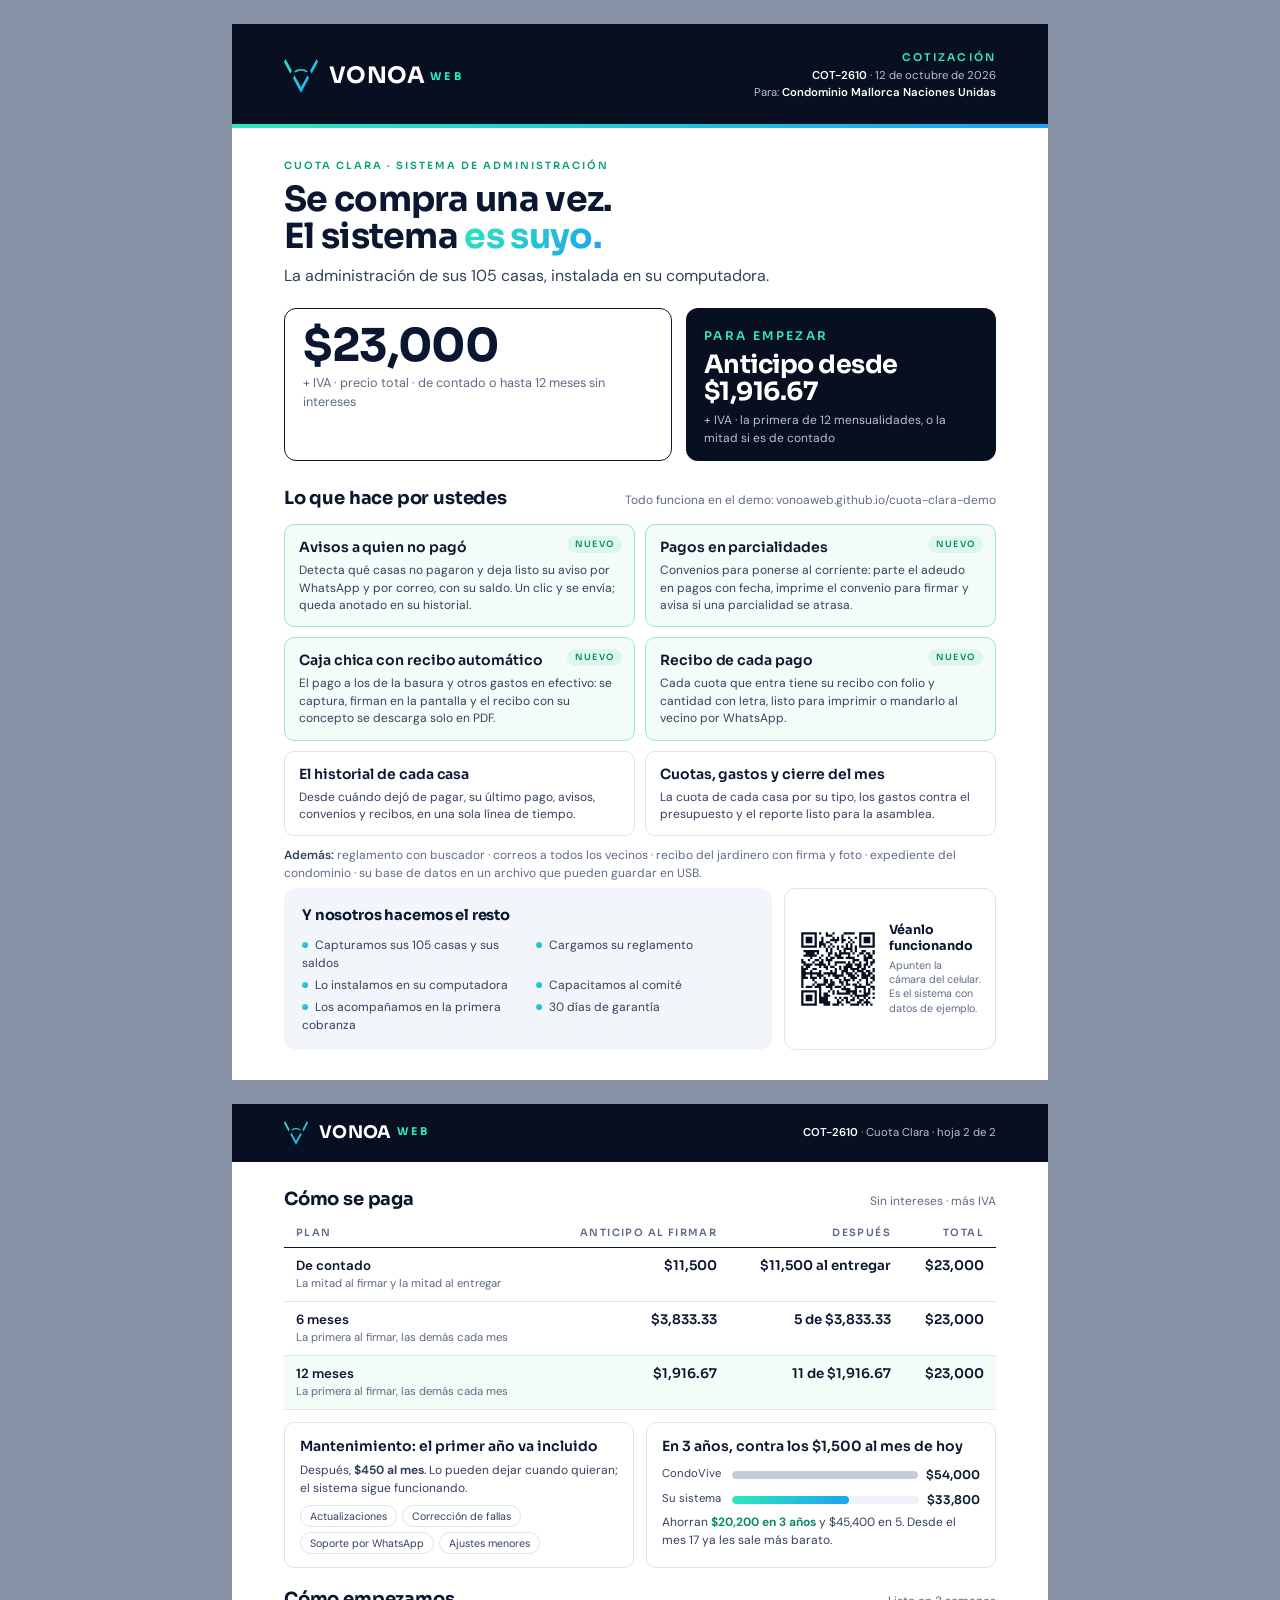
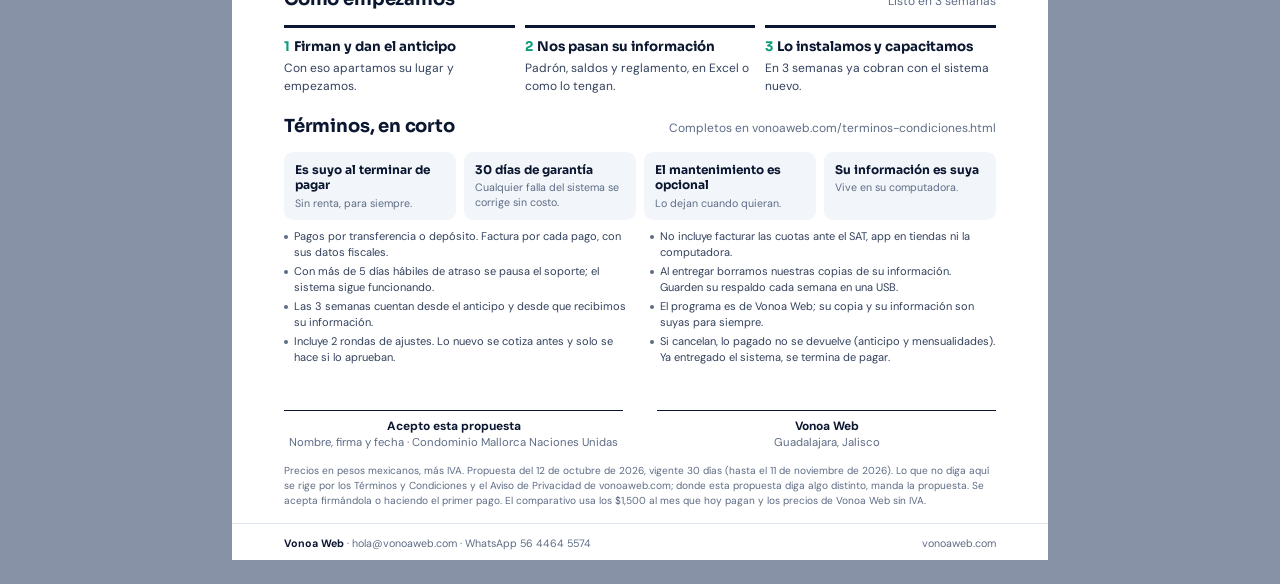
<file: cotizacion/pdf.html>
<!doctype html>
<html lang="es-MX">
<head>
<meta charset="utf-8">
<meta name="viewport" content="width=device-width, initial-scale=1">
<title>Cotización Condominio Mallorca · Vonoa Web</title>
<!-- Versión imprimible de la cotización: dos hojas carta. El PDF se genera con
     Edge sin ventana (ver ESTADO-DEL-PROYECTO.md). Los importes son los mismos
     del objeto PROPUESTA de index.html: si cambia uno, cambia aquí también. -->
<link rel="preconnect" href="https://fonts.googleapis.com">
<link rel="preconnect" href="https://fonts.gstatic.com" crossorigin>
<link rel="stylesheet" href="https://fonts.googleapis.com/css2?family=Sora:wght@400;600;700&family=DM+Sans:wght@400;500;600;700&display=swap">
<style>
@page{size:letter;margin:0}
:root{
  --deep:#070F21; --navy:#02215D; --cyan:#2EE9B9; --blue:#1CA0F4;
  --ink:#0B1730; --ink-2:#33415C; --muted:#5D6B84; --line:#DDE4EE; --soft:#F2F6FA;
  --grad:linear-gradient(135deg,#2EE9B9 0%,#1CA0F4 100%);
  --display:'Sora',system-ui,sans-serif; --body:'DM Sans',system-ui,sans-serif;
}
*{box-sizing:border-box;-webkit-print-color-adjust:exact;print-color-adjust:exact}
html,body{margin:0;background:#8792A6}
body{font-family:var(--body);color:var(--ink);font-size:10.5pt;line-height:1.5}
h1,h2,h3,p{margin:0}
.hoja{
  width:8.5in;height:11in;margin:24px auto;background:#fff;position:relative;overflow:hidden;
  display:flex;flex-direction:column;
}
@media print{html,body{background:#fff}.hoja{margin:0;page-break-after:always;break-after:page}.hoja:last-child{page-break-after:auto;break-after:auto}}

/* ---------- Banda de marca ---------- */
.banda{background:var(--deep);color:#fff;padding:26px 52px 22px;display:flex;align-items:center;justify-content:space-between;gap:20px}
.marca{display:flex;align-items:center;gap:11px}
.wm{font-family:var(--display);font-weight:700;font-size:17pt;letter-spacing:.02em}
.wm em{font-style:normal;color:var(--cyan);font-size:8pt;letter-spacing:.3em;margin-left:5px;vertical-align:3px}
.datos{text-align:right;font-size:8.5pt;color:#B6C2D8;line-height:1.55}
.datos b{display:block;font-family:var(--display);font-size:8pt;letter-spacing:.2em;color:var(--cyan);font-weight:600}
.datos strong{color:#fff;font-weight:600}
.hilo{height:4px;background:var(--grad)}
.banda--chica{padding:16px 52px}
.banda--chica .wm{font-size:13pt}

.cuerpo{padding:30px 52px 0;flex:1 1 auto;display:flex;flex-direction:column}
.eyebrow{font-family:var(--display);font-size:7.5pt;font-weight:600;letter-spacing:.2em;text-transform:uppercase;color:#0E9C7C}
h1{font-family:var(--display);font-weight:700;font-size:26pt;line-height:1.08;letter-spacing:-.02em;margin-top:8px}
.grad{background:var(--grad);-webkit-background-clip:text;background-clip:text;color:transparent;display:inline-block;padding-right:3px;margin-right:-3px}
.lead{margin-top:8px;font-size:12pt;color:var(--ink-2)}

/* ---------- Precio ---------- */
.precio{margin-top:20px;display:grid;grid-template-columns:1.25fr 1fr;gap:14px}
.precio__total{border:1.5px solid var(--ink);border-radius:12px;padding:14px 18px}
.precio__n{font-family:var(--display);font-weight:700;font-size:34pt;letter-spacing:-.03em;line-height:1}
.precio__u{display:block;margin-top:5px;font-size:9.5pt;color:var(--muted)}
.precio__anticipo{background:var(--deep);color:#fff;border-radius:12px;padding:14px 18px}
.precio__anticipo .eyebrow{color:var(--cyan)}
.precio__anticipo strong{display:block;font-family:var(--display);font-size:19pt;letter-spacing:-.02em;margin-top:6px;line-height:1.1}
.precio__anticipo span{display:block;margin-top:5px;font-size:9pt;color:#B6C2D8}

/* ---------- Lo que hace ---------- */
h2{font-family:var(--display);font-weight:700;font-size:13.5pt;letter-spacing:-.01em}
.sec{margin-top:24px}
.hoja + .hoja .sec{margin-top:18px}
.sec__head{display:flex;align-items:baseline;justify-content:space-between;gap:12px;margin-bottom:12px}
.sec__head p{font-size:9pt;color:var(--muted)}
.funciones{display:grid;grid-template-columns:1fr 1fr;gap:10px}
.f{border:1px solid var(--line);border-radius:10px;padding:12px 14px 12px;position:relative}
.f--nuevo{border-color:#9FE3CF;background:#F3FCF9}
.f__tag{position:absolute;top:11px;right:12px;font-family:var(--display);font-size:6.5pt;font-weight:600;letter-spacing:.14em;
  color:#0E8A6E;background:#DDF7EF;border-radius:99px;padding:2px 8px}
.f h3{font-family:var(--display);font-size:10.5pt;font-weight:600;letter-spacing:-.005em;padding-right:52px}
.f p{margin-top:4px;font-size:9pt;line-height:1.45;color:var(--ink-2)}
.ademas{margin-top:10px;font-size:9pt;color:var(--muted)}
.ademas b{color:var(--ink-2);font-weight:600}

.cierre{margin-top:auto;margin-bottom:30px;display:grid;grid-template-columns:1fr 212px;gap:12px}
.trabajo{border-radius:12px;background:var(--soft);padding:16px 18px;display:flex;flex-direction:column;gap:10px}
.qrcaja{border:1px solid var(--line);border-radius:12px;padding:12px 14px;display:grid;grid-template-columns:78px 1fr;gap:12px;align-items:center}
.qrcaja svg{width:78px;height:78px;display:block}
.qrcaja b{display:block;font-family:var(--display);font-size:9.5pt;line-height:1.25}
.qrcaja span{display:block;margin-top:3px;font-size:8pt;color:var(--muted);line-height:1.35}
.trabajo h2{font-size:11pt}
.trabajo ul{list-style:none;margin:0;padding:0;display:grid;grid-template-columns:1fr 1fr;gap:4px 16px;font-size:9pt;color:var(--ink-2)}
.trabajo li::before{content:"";display:inline-block;width:6px;height:6px;border-radius:50%;background:var(--grad);margin-right:7px;vertical-align:1px}

/* ---------- Hoja 2 ---------- */
.planes{width:100%;border-collapse:separate;border-spacing:0;font-size:10pt}
.planes th{font-family:var(--display);font-size:7.5pt;font-weight:600;letter-spacing:.14em;text-transform:uppercase;color:var(--muted);
  text-align:left;padding:0 12px 7px;border-bottom:1.5px solid var(--ink)}
.planes td{padding:8px 12px;border-bottom:1px solid var(--line);vertical-align:top}
.planes .n{font-family:var(--display);font-weight:600;white-space:nowrap;text-align:right}
.planes th.n{text-align:right}
.planes .nom{font-weight:600}
.planes small{display:block;color:var(--muted);font-size:8.5pt;font-weight:400}
.planes tr.destacado td{background:#F3FCF9}

.dos{display:grid;grid-template-columns:1fr 1fr;gap:12px;margin-top:12px}
.caja{border:1px solid var(--line);border-radius:10px;padding:13px 15px}
.caja h3{font-family:var(--display);font-size:10.5pt;font-weight:600}
.caja p{margin-top:4px;font-size:9pt;color:var(--ink-2)}
.chips{display:flex;flex-wrap:wrap;gap:5px;margin-top:8px}
.chips span{font-size:8pt;border:1px solid var(--line);border-radius:99px;padding:2px 9px;color:var(--ink-2)}
.comp{display:flex;flex-direction:column;gap:7px;margin-top:9px}
.comp__fila{display:grid;grid-template-columns:62px 1fr auto;gap:8px;align-items:center;font-size:8.5pt;color:var(--ink-2)}
.comp__barra{height:8px;border-radius:4px;background:#EEF2F7;overflow:hidden}
.comp__barra i{display:block;height:100%;border-radius:4px;background:#C2CCDA}
.comp__barra i.v{background:var(--grad)}
.comp__fila b{font-family:var(--display);font-weight:600;color:var(--ink);font-size:9pt}
.comp__ahorro{margin-top:6px;font-size:9pt}
.comp__ahorro strong{color:#0E8A6E}

.pasos{list-style:none;margin:0;padding:0;display:grid;grid-template-columns:repeat(3,1fr);gap:10px}
.pasos li{border-top:3px solid var(--ink);padding-top:9px;font-size:9pt;color:var(--ink-2)}
.pasos b{display:block;font-family:var(--display);font-size:10pt;color:var(--ink);margin-bottom:2px}
.pasos em{font-style:normal;font-family:var(--display);font-weight:700;color:#0E9C7C;margin-right:4px}

.claves{display:grid;grid-template-columns:repeat(4,1fr);gap:8px}
.claves div{background:var(--soft);border-radius:9px;padding:10px 11px}
.claves b{display:block;font-family:var(--display);font-size:9pt;line-height:1.3}
.claves span{display:block;margin-top:3px;font-size:8pt;color:var(--muted);line-height:1.35}
.terminos{margin-top:9px;columns:2;column-gap:20px;font-size:8.3pt;color:var(--ink-2);padding:0;list-style:none}
.terminos li{break-inside:avoid;margin-bottom:4px;padding-left:10px;position:relative;line-height:1.4}
.terminos li::before{content:"";position:absolute;left:0;top:6px;width:4px;height:4px;border-radius:50%;background:var(--muted)}

.firmas{display:grid;grid-template-columns:1fr 1fr;gap:34px;margin-top:auto;padding-top:30px}
.firma{border-top:1px solid var(--ink);padding-top:6px;font-size:8.5pt;color:var(--muted);text-align:center}
.firma b{display:block;color:var(--ink);font-size:9pt}
.letra{margin-top:12px;font-size:7.6pt;color:var(--muted);line-height:1.45}
.pie{margin-top:14px;padding:11px 52px 14px;border-top:1px solid var(--line);display:flex;justify-content:space-between;font-size:8pt;color:var(--muted)}
.pie b{color:var(--ink)}
</style>
</head>
<body>

<!-- ===================== HOJA 1 ===================== -->
<section class="hoja">
  <header class="banda">
    <div class="marca">
      <svg viewBox="0 0 210 210" width="34" height="34" aria-hidden="true">
        <defs><linearGradient id="lg" x1="0" y1="0" x2="1" y2="1"><stop offset="0" stop-color="#2EE9B9"/><stop offset="1" stop-color="#1CA0F4"/></linearGradient></defs>
        <path fill="url(#lg)" fill-rule="evenodd" d="M 0 18 L 39 91 L 49 72 L 9 0 L 0 18 Z M 161 72 L 171 91 L 210 18 L 201 0 L 161 72 Z M 63 77 L 72 84 C 89 68 121 68 140 84 L 147 77 C 135 65 121 61 105 61 C 89 61 75 65 63 77 Z M 105 173 L 65 100 L 56 119 L 105 210 L 154 119 L 145 100 L 105 173 Z"/>
      </svg>
      <span class="wm">VONOA<em>WEB</em></span>
    </div>
    <div class="datos">
      <b>COTIZACIÓN</b>
      <strong>COT-2610</strong> · 12 de octubre de 2026<br>
      Para: <strong>Condominio Mallorca Naciones Unidas</strong>
    </div>
  </header>
  <div class="hilo"></div>

  <div class="cuerpo">
    <p class="eyebrow">Cuota Clara · sistema de administración</p>
    <h1>Se compra una vez.<br>El sistema <span class="grad">es suyo.</span></h1>
    <p class="lead">La administración de sus 105 casas, instalada en su computadora.</p>

    <div class="precio">
      <div class="precio__total">
        <span class="precio__n">$23,000</span>
        <span class="precio__u">+ IVA · precio total · de contado o hasta 12 meses sin intereses</span>
      </div>
      <div class="precio__anticipo">
        <span class="eyebrow">Para empezar</span>
        <strong>Anticipo desde $1,916.67</strong>
        <span>+ IVA · la primera de 12 mensualidades, o la mitad si es de contado</span>
      </div>
    </div>

    <div class="sec">
      <div class="sec__head">
        <h2>Lo que hace por ustedes</h2>
        <p>Todo funciona en el demo: vonoaweb.github.io/cuota-clara-demo</p>
      </div>
      <div class="funciones">
        <div class="f f--nuevo"><span class="f__tag">NUEVO</span>
          <h3>Avisos a quien no pagó</h3>
          <p>Detecta qué casas no pagaron y deja listo su aviso por WhatsApp y por correo, con su saldo. Un clic y se envía; queda anotado en su historial.</p></div>
        <div class="f f--nuevo"><span class="f__tag">NUEVO</span>
          <h3>Pagos en parcialidades</h3>
          <p>Convenios para ponerse al corriente: parte el adeudo en pagos con fecha, imprime el convenio para firmar y avisa si una parcialidad se atrasa.</p></div>
        <div class="f f--nuevo"><span class="f__tag">NUEVO</span>
          <h3>Caja chica con recibo automático</h3>
          <p>El pago a los de la basura y otros gastos en efectivo: se captura, firman en la pantalla y el recibo con su concepto se descarga solo en PDF.</p></div>
        <div class="f f--nuevo"><span class="f__tag">NUEVO</span>
          <h3>Recibo de cada pago</h3>
          <p>Cada cuota que entra tiene su recibo con folio y cantidad con letra, listo para imprimir o mandarlo al vecino por WhatsApp.</p></div>
        <div class="f">
          <h3>El historial de cada casa</h3>
          <p>Desde cuándo dejó de pagar, su último pago, avisos, convenios y recibos, en una sola línea de tiempo.</p></div>
        <div class="f">
          <h3>Cuotas, gastos y cierre del mes</h3>
          <p>La cuota de cada casa por su tipo, los gastos contra el presupuesto y el reporte listo para la asamblea.</p></div>
      </div>
      <p class="ademas"><b>Además:</b> reglamento con buscador · correos a todos los vecinos · recibo del jardinero con firma y foto · expediente del condominio · su base de datos en un archivo que pueden guardar en USB.</p>
    </div>

    <div class="cierre">
      <div class="trabajo">
        <h2>Y nosotros hacemos el resto</h2>
        <ul>
          <li>Capturamos sus 105 casas y sus saldos</li>
          <li>Cargamos su reglamento</li>
          <li>Lo instalamos en su computadora</li>
          <li>Capacitamos al comité</li>
          <li>Los acompañamos en la primera cobranza</li>
          <li>30 días de garantía</li>
        </ul>
      </div>
      <div class="qrcaja">
        <svg xmlns="http://www.w3.org/2000/svg" viewBox="0 0 35 35" class="qr"><path stroke="#070f21" d="M1 1.5h7m1 0h1m2 0h1m2 0h1m4 0h5m2 0h7m-33 1h1m5 0h1m4 0h3m4 0h1m7 0h1m5 0h1m-33 1h1m1 0h3m1 0h1m2 0h1m4 0h1m1 0h1m1 0h1m2 0h1m2 0h1m1 0h1m1 0h3m1 0h1m-33 1h1m1 0h3m1 0h1m2 0h1m3 0h4m1 0h2m2 0h1m3 0h1m1 0h3m1 0h1m-33 1h1m1 0h3m1 0h1m1 0h2m1 0h2m2 0h1m2 0h1m2 0h1m1 0h1m2 0h1m1 0h3m1 0h1m-33 1h1m5 0h1m1 0h3m2 0h1m6 0h1m1 0h1m3 0h1m5 0h1m-33 1h7m1 0h1m1 0h1m1 0h1m1 0h1m1 0h1m1 0h1m1 0h1m1 0h1m1 0h1m1 0h7m-22 1h1m1 0h1m2 0h1m2 0h4m1 0h1m-24 1h7m3 0h1m1 0h1m3 0h1m1 0h1m2 0h1m1 0h1m2 0h2m3 0h1m-31 1h4m1 0h1m4 0h2m1 0h1m1 0h5m1 0h1m2 0h2m1 0h2m1 0h1m-32 1h6m2 0h1m2 0h1m2 0h3m3 0h1m3 0h1m2 0h1m1 0h2m-28 1h1m3 0h1m2 0h1m1 0h2m1 0h3m1 0h4m4 0h4m-32 1h1m2 0h1m2 0h2m1 0h1m1 0h3m9 0h3m2 0h2m2 0h1m-33 1h2m3 0h1m2 0h2m2 0h1m2 0h5m1 0h1m1 0h1m2 0h1m2 0h1m1 0h2m-32 1h4m1 0h5m1 0h1m2 0h1m4 0h3m1 0h3m1 0h2m1 0h1m-32 1h1m1 0h2m4 0h1m1 0h2m1 0h2m2 0h1m1 0h4m2 0h2m1 0h1m1 0h1m-31 1h3m2 0h2m4 0h1m3 0h1m1 0h1m1 0h2m1 0h4m1 0h2m3 0h1m-33 1h2m2 0h1m3 0h1m4 0h1m1 0h1m2 0h3m2 0h1m1 0h3m1 0h2m1 0h1m-33 1h9m1 0h6m2 0h1m1 0h3m1 0h1m2 0h2m1 0h2m-32 1h2m2 0h1m2 0h3m2 0h1m1 0h5m2 0h3m1 0h1m1 0h4m1 0h1m-33 1h3m1 0h3m1 0h1m1 0h1m4 0h2m2 0h1m2 0h3m2 0h3m1 0h2m-33 1h1m4 0h1m4 0h2m1 0h1m3 0h1m1 0h3m1 0h1m2 0h1m2 0h1m2 0h1m-33 1h1m5 0h1m3 0h2m1 0h2m2 0h2m1 0h1m4 0h1m3 0h1m1 0h1m-32 1h1m4 0h1m1 0h4m1 0h3m3 0h1m1 0h2m1 0h2m1 0h1m2 0h2m-31 1h1m1 0h3m1 0h3m2 0h3m1 0h3m1 0h1m4 0h5m2 0h2m-25 1h1m4 0h1m4 0h4m2 0h1m3 0h1m1 0h1m1 0h1m-33 1h7m1 0h1m3 0h1m1 0h1m1 0h1m3 0h5m1 0h1m1 0h1m1 0h1m-31 1h1m5 0h1m1 0h1m1 0h2m2 0h1m1 0h6m1 0h2m3 0h3m1 0h1m-33 1h1m1 0h3m1 0h1m1 0h1m1 0h3m9 0h1m1 0h6m-30 1h1m1 0h3m1 0h1m1 0h4m3 0h1m1 0h1m1 0h2m2 0h1m1 0h1m2 0h1m1 0h1m1 0h1m-33 1h1m1 0h3m1 0h1m1 0h4m4 0h1m1 0h1m1 0h1m1 0h2m2 0h2m1 0h1m-30 1h1m5 0h1m1 0h5m3 0h2m2 0h2m3 0h2m1 0h3m-31 1h7m3 0h3m1 0h3m1 0h1m3 0h4m1 0h1m1 0h1m1 0h1"/></svg>
        <div><b>Véanlo funcionando</b><span>Apunten la cámara del celular. Es el sistema con datos de ejemplo.</span></div>
      </div>
    </div>
  </div>
</section>

<!-- ===================== HOJA 2 ===================== -->
<section class="hoja">
  <header class="banda banda--chica">
    <div class="marca">
      <svg viewBox="0 0 210 210" width="24" height="24" aria-hidden="true">
        <path fill="url(#lg)" fill-rule="evenodd" d="M 0 18 L 39 91 L 49 72 L 9 0 L 0 18 Z M 161 72 L 171 91 L 210 18 L 201 0 L 161 72 Z M 63 77 L 72 84 C 89 68 121 68 140 84 L 147 77 C 135 65 121 61 105 61 C 89 61 75 65 63 77 Z M 105 173 L 65 100 L 56 119 L 105 210 L 154 119 L 145 100 L 105 173 Z"/>
      </svg>
      <span class="wm">VONOA<em>WEB</em></span>
    </div>
    <div class="datos"><strong>COT-2610</strong> · Cuota Clara · hoja 2 de 2</div>
  </header>
  <div class="hilo"></div>

  <div class="cuerpo" style="padding-top:24px">
    <div class="sec" style="margin-top:0">
      <div class="sec__head"><h2>Cómo se paga</h2><p>Sin intereses · más IVA</p></div>
      <table class="planes">
        <thead><tr><th>Plan</th><th class="n">Anticipo al firmar</th><th class="n">Después</th><th class="n">Total</th></tr></thead>
        <tbody>
          <tr><td class="nom">De contado<small>La mitad al firmar y la mitad al entregar</small></td>
            <td class="n">$11,500</td><td class="n">$11,500 al entregar</td><td class="n">$23,000</td></tr>
          <tr><td class="nom">6 meses<small>La primera al firmar, las demás cada mes</small></td>
            <td class="n">$3,833.33</td><td class="n">5 de $3,833.33</td><td class="n">$23,000</td></tr>
          <tr class="destacado"><td class="nom">12 meses<small>La primera al firmar, las demás cada mes</small></td>
            <td class="n">$1,916.67</td><td class="n">11 de $1,916.67</td><td class="n">$23,000</td></tr>
        </tbody>
      </table>
    </div>

    <div class="dos">
      <div class="caja">
        <h3>Mantenimiento: el primer año va incluido</h3>
        <p>Después, <b>$450 al mes</b>. Lo pueden dejar cuando quieran; el sistema sigue funcionando.</p>
        <div class="chips"><span>Actualizaciones</span><span>Corrección de fallas</span><span>Soporte por WhatsApp</span><span>Ajustes menores</span></div>
      </div>
      <div class="caja">
        <h3>En 3 años, contra los $1,500 al mes de hoy</h3>
        <div class="comp">
          <div class="comp__fila"><span>CondoVive</span><span class="comp__barra"><i style="width:100%"></i></span><b>$54,000</b></div>
          <div class="comp__fila"><span>Su sistema</span><span class="comp__barra"><i class="v" style="width:62.6%"></i></span><b>$33,800</b></div>
        </div>
        <p class="comp__ahorro">Ahorran <strong>$20,200 en 3 años</strong> y $45,400 en 5. Desde el mes 17 ya les sale más barato.</p>
      </div>
    </div>

    <div class="sec">
      <div class="sec__head"><h2>Cómo empezamos</h2><p>Listo en 3 semanas</p></div>
      <ol class="pasos">
        <li><b><em>1</em>Firman y dan el anticipo</b>Con eso apartamos su lugar y empezamos.</li>
        <li><b><em>2</em>Nos pasan su información</b>Padrón, saldos y reglamento, en Excel o como lo tengan.</li>
        <li><b><em>3</em>Lo instalamos y capacitamos</b>En 3 semanas ya cobran con el sistema nuevo.</li>
      </ol>
    </div>

    <div class="sec">
      <div class="sec__head"><h2>Términos, en corto</h2><p>Completos en vonoaweb.com/terminos-condiciones.html</p></div>
      <div class="claves">
        <div><b>Es suyo al terminar de pagar</b><span>Sin renta, para siempre.</span></div>
        <div><b>30 días de garantía</b><span>Cualquier falla del sistema se corrige sin costo.</span></div>
        <div><b>El mantenimiento es opcional</b><span>Lo dejan cuando quieran.</span></div>
        <div><b>Su información es suya</b><span>Vive en su computadora.</span></div>
      </div>
      <ul class="terminos">
        <li>Pagos por transferencia o depósito. Factura por cada pago, con sus datos fiscales.</li>
        <li>Con más de 5 días hábiles de atraso se pausa el soporte; el sistema sigue funcionando.</li>
        <li>Las 3 semanas cuentan desde el anticipo y desde que recibimos su información.</li>
        <li>Incluye 2 rondas de ajustes. Lo nuevo se cotiza antes y solo se hace si lo aprueban.</li>
        <li>No incluye facturar las cuotas ante el SAT, app en tiendas ni la computadora.</li>
        <li>Al entregar borramos nuestras copias de su información. Guarden su respaldo cada semana en una USB.</li>
        <li>El programa es de Vonoa Web; su copia y su información son suyas para siempre.</li>
        <li>Si cancelan, lo pagado no se devuelve (anticipo y mensualidades). Ya entregado el sistema, se termina de pagar.</li>
      </ul>
    </div>

    <div class="firmas">
      <div class="firma"><b>Acepto esta propuesta</b>Nombre, firma y fecha · Condominio Mallorca Naciones Unidas</div>
      <div class="firma"><b>Vonoa Web</b>Guadalajara, Jalisco</div>
    </div>

    <p class="letra">Precios en pesos mexicanos, más IVA. Propuesta del 12 de octubre de 2026, vigente 30 días (hasta el 11 de noviembre de 2026).
      Lo que no diga aquí se rige por los Términos y Condiciones y el Aviso de Privacidad de vonoaweb.com; donde esta propuesta diga algo distinto, manda la propuesta.
      Se acepta firmándola o haciendo el primer pago. El comparativo usa los $1,500 al mes que hoy pagan y los precios de Vonoa Web sin IVA.</p>
  </div>

  <footer class="pie">
    <span><b>Vonoa Web</b> · hola@vonoaweb.com · WhatsApp 56 4464 5574</span>
    <span>vonoaweb.com</span>
  </footer>
</section>

</body>
</html>
</file>
<file: css/fuentes.css>
/* fuentes.css — IBM Plex dentro del sistema (SIL Open Font License), para que se vea igual sin internet. */
@font-face {
  font-family: 'IBM Plex Mono';
  font-style: normal;
  font-weight: 400;
  font-display: swap;
  src: url(fuentes/IBMPlexMono-400-latin-ext.woff2) format('woff2');
  unicode-range: U+0100-02BA, U+02BD-02C5, U+02C7-02CC, U+02CE-02D7, U+02DD-02FF, U+0304, U+0308, U+0329, U+1D00-1DBF, U+1E00-1E9F, U+1EF2-1EFF, U+2020, U+20A0-20AB, U+20AD-20C4, U+2113, U+2C60-2C7F, U+A720-A7FF;
}
@font-face {
  font-family: 'IBM Plex Mono';
  font-style: normal;
  font-weight: 400;
  font-display: swap;
  src: url(fuentes/IBMPlexMono-400-latin.woff2) format('woff2');
  unicode-range: U+0000-00FF, U+0131, U+0152-0153, U+02BB-02BC, U+02C6, U+02DA, U+02DC, U+0304, U+0308, U+0329, U+2000-206F, U+20AC, U+2122, U+2191, U+2193, U+2212, U+2215, U+FEFF, U+FFFD;
}
@font-face {
  font-family: 'IBM Plex Mono';
  font-style: normal;
  font-weight: 500;
  font-display: swap;
  src: url(fuentes/IBMPlexMono-500-latin-ext.woff2) format('woff2');
  unicode-range: U+0100-02BA, U+02BD-02C5, U+02C7-02CC, U+02CE-02D7, U+02DD-02FF, U+0304, U+0308, U+0329, U+1D00-1DBF, U+1E00-1E9F, U+1EF2-1EFF, U+2020, U+20A0-20AB, U+20AD-20C4, U+2113, U+2C60-2C7F, U+A720-A7FF;
}
@font-face {
  font-family: 'IBM Plex Mono';
  font-style: normal;
  font-weight: 500;
  font-display: swap;
  src: url(fuentes/IBMPlexMono-500-latin.woff2) format('woff2');
  unicode-range: U+0000-00FF, U+0131, U+0152-0153, U+02BB-02BC, U+02C6, U+02DA, U+02DC, U+0304, U+0308, U+0329, U+2000-206F, U+20AC, U+2122, U+2191, U+2193, U+2212, U+2215, U+FEFF, U+FFFD;
}
@font-face {
  font-family: 'IBM Plex Mono';
  font-style: normal;
  font-weight: 600;
  font-display: swap;
  src: url(fuentes/IBMPlexMono-600-latin-ext.woff2) format('woff2');
  unicode-range: U+0100-02BA, U+02BD-02C5, U+02C7-02CC, U+02CE-02D7, U+02DD-02FF, U+0304, U+0308, U+0329, U+1D00-1DBF, U+1E00-1E9F, U+1EF2-1EFF, U+2020, U+20A0-20AB, U+20AD-20C4, U+2113, U+2C60-2C7F, U+A720-A7FF;
}
@font-face {
  font-family: 'IBM Plex Mono';
  font-style: normal;
  font-weight: 600;
  font-display: swap;
  src: url(fuentes/IBMPlexMono-600-latin.woff2) format('woff2');
  unicode-range: U+0000-00FF, U+0131, U+0152-0153, U+02BB-02BC, U+02C6, U+02DA, U+02DC, U+0304, U+0308, U+0329, U+2000-206F, U+20AC, U+2122, U+2191, U+2193, U+2212, U+2215, U+FEFF, U+FFFD;
}
@font-face {
  font-family: 'IBM Plex Sans';
  font-style: normal;
  font-weight: 400;
  font-stretch: 100%;
  font-display: swap;
  src: url(fuentes/IBMPlexSans-400-latin-ext.woff2) format('woff2');
  unicode-range: U+0100-02BA, U+02BD-02C5, U+02C7-02CC, U+02CE-02D7, U+02DD-02FF, U+0304, U+0308, U+0329, U+1D00-1DBF, U+1E00-1E9F, U+1EF2-1EFF, U+2020, U+20A0-20AB, U+20AD-20C4, U+2113, U+2C60-2C7F, U+A720-A7FF;
}
@font-face {
  font-family: 'IBM Plex Sans';
  font-style: normal;
  font-weight: 400;
  font-stretch: 100%;
  font-display: swap;
  src: url(fuentes/IBMPlexSans-400-latin.woff2) format('woff2');
  unicode-range: U+0000-00FF, U+0131, U+0152-0153, U+02BB-02BC, U+02C6, U+02DA, U+02DC, U+0304, U+0308, U+0329, U+2000-206F, U+20AC, U+2122, U+2191, U+2193, U+2212, U+2215, U+FEFF, U+FFFD;
}
@font-face {
  font-family: 'IBM Plex Sans';
  font-style: normal;
  font-weight: 500;
  font-stretch: 100%;
  font-display: swap;
  src: url(fuentes/IBMPlexSans-500-latin-ext.woff2) format('woff2');
  unicode-range: U+0100-02BA, U+02BD-02C5, U+02C7-02CC, U+02CE-02D7, U+02DD-02FF, U+0304, U+0308, U+0329, U+1D00-1DBF, U+1E00-1E9F, U+1EF2-1EFF, U+2020, U+20A0-20AB, U+20AD-20C4, U+2113, U+2C60-2C7F, U+A720-A7FF;
}
@font-face {
  font-family: 'IBM Plex Sans';
  font-style: normal;
  font-weight: 500;
  font-stretch: 100%;
  font-display: swap;
  src: url(fuentes/IBMPlexSans-500-latin.woff2) format('woff2');
  unicode-range: U+0000-00FF, U+0131, U+0152-0153, U+02BB-02BC, U+02C6, U+02DA, U+02DC, U+0304, U+0308, U+0329, U+2000-206F, U+20AC, U+2122, U+2191, U+2193, U+2212, U+2215, U+FEFF, U+FFFD;
}
@font-face {
  font-family: 'IBM Plex Sans';
  font-style: normal;
  font-weight: 600;
  font-stretch: 100%;
  font-display: swap;
  src: url(fuentes/IBMPlexSans-600-latin-ext.woff2) format('woff2');
  unicode-range: U+0100-02BA, U+02BD-02C5, U+02C7-02CC, U+02CE-02D7, U+02DD-02FF, U+0304, U+0308, U+0329, U+1D00-1DBF, U+1E00-1E9F, U+1EF2-1EFF, U+2020, U+20A0-20AB, U+20AD-20C4, U+2113, U+2C60-2C7F, U+A720-A7FF;
}
@font-face {
  font-family: 'IBM Plex Sans';
  font-style: normal;
  font-weight: 600;
  font-stretch: 100%;
  font-display: swap;
  src: url(fuentes/IBMPlexSans-600-latin.woff2) format('woff2');
  unicode-range: U+0000-00FF, U+0131, U+0152-0153, U+02BB-02BC, U+02C6, U+02DA, U+02DC, U+0304, U+0308, U+0329, U+2000-206F, U+20AC, U+2122, U+2191, U+2193, U+2212, U+2215, U+FEFF, U+FFFD;
}
@font-face {
  font-family: 'IBM Plex Sans';
  font-style: normal;
  font-weight: 700;
  font-stretch: 100%;
  font-display: swap;
  src: url(fuentes/IBMPlexSans-700-latin-ext.woff2) format('woff2');
  unicode-range: U+0100-02BA, U+02BD-02C5, U+02C7-02CC, U+02CE-02D7, U+02DD-02FF, U+0304, U+0308, U+0329, U+1D00-1DBF, U+1E00-1E9F, U+1EF2-1EFF, U+2020, U+20A0-20AB, U+20AD-20C4, U+2113, U+2C60-2C7F, U+A720-A7FF;
}
@font-face {
  font-family: 'IBM Plex Sans';
  font-style: normal;
  font-weight: 700;
  font-stretch: 100%;
  font-display: swap;
  src: url(fuentes/IBMPlexSans-700-latin.woff2) format('woff2');
  unicode-range: U+0000-00FF, U+0131, U+0152-0153, U+02BB-02BC, U+02C6, U+02DA, U+02DC, U+0304, U+0308, U+0329, U+2000-206F, U+20AC, U+2122, U+2191, U+2193, U+2212, U+2215, U+FEFF, U+FFFD;
}
@font-face {
  font-family: 'IBM Plex Serif';
  font-style: normal;
  font-weight: 600;
  font-display: swap;
  src: url(fuentes/IBMPlexSerif-600-latin-ext.woff2) format('woff2');
  unicode-range: U+0100-02BA, U+02BD-02C5, U+02C7-02CC, U+02CE-02D7, U+02DD-02FF, U+0304, U+0308, U+0329, U+1D00-1DBF, U+1E00-1E9F, U+1EF2-1EFF, U+2020, U+20A0-20AB, U+20AD-20C4, U+2113, U+2C60-2C7F, U+A720-A7FF;
}
@font-face {
  font-family: 'IBM Plex Serif';
  font-style: normal;
  font-weight: 600;
  font-display: swap;
  src: url(fuentes/IBMPlexSerif-600-latin.woff2) format('woff2');
  unicode-range: U+0000-00FF, U+0131, U+0152-0153, U+02BB-02BC, U+02C6, U+02DA, U+02DC, U+0304, U+0308, U+0329, U+2000-206F, U+20AC, U+2122, U+2191, U+2193, U+2212, U+2215, U+FEFF, U+FFFD;
}
@font-face {
  font-family: 'IBM Plex Serif';
  font-style: normal;
  font-weight: 700;
  font-display: swap;
  src: url(fuentes/IBMPlexSerif-700-latin-ext.woff2) format('woff2');
  unicode-range: U+0100-02BA, U+02BD-02C5, U+02C7-02CC, U+02CE-02D7, U+02DD-02FF, U+0304, U+0308, U+0329, U+1D00-1DBF, U+1E00-1E9F, U+1EF2-1EFF, U+2020, U+20A0-20AB, U+20AD-20C4, U+2113, U+2C60-2C7F, U+A720-A7FF;
}
@font-face {
  font-family: 'IBM Plex Serif';
  font-style: normal;
  font-weight: 700;
  font-display: swap;
  src: url(fuentes/IBMPlexSerif-700-latin.woff2) format('woff2');
  unicode-range: U+0000-00FF, U+0131, U+0152-0153, U+02BB-02BC, U+02C6, U+02DA, U+02DC, U+0304, U+0308, U+0329, U+2000-206F, U+20AC, U+2122, U+2191, U+2193, U+2212, U+2215, U+FEFF, U+FFFD;
}
</file>
<file: css/app.css>
/* ============================================================
   Cuota Clara - hoja de estilo unica
   Tokens -> primitivos -> layout -> componentes -> vistas -> print
   ============================================================ */

/* ---------- 1. Tokens: paleta clara (base) ---------- */
:root{
  --paper:#F2F4F6;
  --surface:#FFFFFF;
  --surface-2:#F7F9FB;
  --surface-3:#EDF1F5;
  --ink:#111A22;
  --ink-2:#37495A;
  --muted:#66798A;
  --rule:#DCE3E9;
  --rule-2:#C3CED7;

  --accent:#1B3A5C;
  --accent-2:#2F5C8A;
  --on-accent:#FFFFFF;
  --accent-soft:#E4EBF2;

  --good:#1A6E45; --good-soft:#DFEFE6; --good-line:#9BCBAF;
  --warn:#8A5A12; --warn-soft:#F6EBD6; --warn-line:#D9B978;
  --crit:#9C2F28; --crit-soft:#F7E2E0; --crit-line:#DFA5A0;

  --shadow-1:0 1px 2px rgba(17,26,34,.05);
  --shadow-2:0 2px 4px rgba(17,26,34,.06), 0 12px 28px -16px rgba(17,26,34,.28);

  --f-sans:"IBM Plex Sans", system-ui, -apple-system, "Segoe UI", sans-serif;
  --f-serif:"IBM Plex Serif", Georgia, "Times New Roman", serif;
  --f-mono:"IBM Plex Mono", ui-monospace, "SFMono-Regular", Consolas, monospace;

  /* Series de grafica: misma familia, distinto valor. No son semanticas. */
  --c-serie-1:#1B3A5C;
  --c-serie-2:#93ACC2;

  --on-strong:#FFFFFF;      /* texto sobre un fondo de color fuerte (verde, rojo) */
  color-scheme:light;       /* calendarios, listas y barras del navegador en claro */

  --r-sm:6px; --r-md:10px; --r-lg:14px;
  --gutter:clamp(16px, 3.2vw, 34px);
}

/* ---------- 2. Tokens: paleta oscura ---------- */
@media (prefers-color-scheme: dark){
  :root:not([data-theme="light"]){
    --paper:#0B1117;
    --surface:#131C24;
    --surface-2:#18232C;
    --surface-3:#1E2B35;
    --ink:#E6EEF5;
    --ink-2:#B4C5D2;
    --muted:#8195A4;
    --rule:#243541;
    --rule-2:#31485A;

    --accent:#7DB2E3;
    --accent-2:#A3CBEF;
    --on-accent:#0B1117;
    --accent-soft:#1A2A38;

    --good:#5FC48D; --good-soft:#132A20; --good-line:#2D6B4B;
    --warn:#DCAC60; --warn-soft:#2B2416; --warn-line:#6E5827;
    --crit:#EC8B82; --crit-soft:#2F1E1D; --crit-line:#7A413C;

    --c-serie-1:#7DB2E3;
    --c-serie-2:#3F5D77;
    --on-strong:#0B1117;
    color-scheme:dark;

    --shadow-1:0 1px 2px rgba(0,0,0,.4);
    --shadow-2:0 2px 4px rgba(0,0,0,.35), 0 12px 28px -16px rgba(0,0,0,.8);
  }
}
:root[data-theme="dark"]{
  --paper:#0B1117;
  --surface:#131C24;
  --surface-2:#18232C;
  --surface-3:#1E2B35;
  --ink:#E6EEF5;
  --ink-2:#B4C5D2;
  --muted:#8195A4;
  --rule:#243541;
  --rule-2:#31485A;

  --accent:#7DB2E3;
  --accent-2:#A3CBEF;
  --on-accent:#0B1117;
  --accent-soft:#1A2A38;

  --good:#5FC48D; --good-soft:#132A20; --good-line:#2D6B4B;
  --warn:#DCAC60; --warn-soft:#2B2416; --warn-line:#6E5827;
  --crit:#EC8B82; --crit-soft:#2F1E1D; --crit-line:#7A413C;

  --c-serie-1:#7DB2E3;
  --c-serie-2:#3F5D77;
  --on-strong:#0B1117;
  color-scheme:dark;

  --shadow-1:0 1px 2px rgba(0,0,0,.4);
  --shadow-2:0 2px 4px rgba(0,0,0,.35), 0 12px 28px -16px rgba(0,0,0,.8);
}

/* ---------- 3. Primitivos ---------- */
*,*::before,*::after{box-sizing:border-box}
html,body{height:100%}
body{
  margin:0;
  background:var(--paper);
  color:var(--ink);
  font:400 14px/1.55 var(--f-sans);
  -webkit-font-smoothing:antialiased;
  text-rendering:optimizeLegibility;
}
h1,h2,h3,h4{margin:0;text-wrap:balance;letter-spacing:-.011em}
p{margin:0}
a{color:inherit;text-decoration:none}
img{max-width:100%}
[hidden]{display:none !important}
:focus-visible{outline:2px solid var(--accent-2);outline-offset:2px;border-radius:3px}
::selection{background:var(--accent-soft);color:var(--ink)}

svg.i{width:18px;height:18px;flex:none;fill:none;stroke:currentColor;stroke-width:1.6;stroke-linecap:round;stroke-linejoin:round}
svg.i--sm{width:15px;height:15px}

.num{font-family:var(--f-mono);font-variant-numeric:tabular-nums}
.mono{font-family:var(--f-mono)}
.eyebrow{font:600 10.5px/1.4 var(--f-sans);text-transform:uppercase;letter-spacing:.1em;color:var(--muted)}
.muted{color:var(--muted)}
.sr{position:absolute;width:1px;height:1px;overflow:hidden;clip:rect(0 0 0 0);white-space:nowrap}

/* ---------- 4. Layout ---------- */
.app{display:grid;grid-template-columns:250px minmax(0,1fr);min-height:100%}

.nav{
  position:sticky;top:0;align-self:start;
  max-height:100dvh;overflow-y:auto;
  display:flex;flex-direction:column;gap:6px;
  padding:20px 14px calc(16px + env(safe-area-inset-bottom,0px));
  background:var(--surface);
  border-right:1px solid var(--rule);
}
.nav__brand{display:flex;align-items:center;gap:11px;padding:2px 8px 18px}
.brand__mark{display:flex;align-items:flex-end;gap:2.5px;height:22px}
.brand__mark i{display:block;width:5px;background:var(--accent);border-radius:1.5px}
.brand__mark i:nth-child(1){height:11px;opacity:.45}
.brand__mark i:nth-child(2){height:17px;opacity:.72}
.brand__mark i:nth-child(3){height:22px}
.brand__text{display:flex;flex-direction:column;line-height:1.25;min-width:0}
.brand__text strong{font:600 15px/1.2 var(--f-sans);letter-spacing:-.015em}
.brand__text small{font-size:11.5px;color:var(--muted);overflow:hidden;text-overflow:ellipsis;white-space:nowrap}

.nav__list{display:flex;flex-direction:column;gap:1px}
.nav__item{
  display:flex;align-items:center;gap:10px;
  padding:8.5px 10px;border-radius:var(--r-sm);
  font-size:13.5px;font-weight:500;color:var(--ink-2);
}
.nav__item svg.i{color:var(--muted)}
.nav__item:hover{background:var(--surface-2);color:var(--ink)}
.nav__item.is-on{background:var(--accent-soft);color:var(--accent);font-weight:600}
.nav__item.is-on svg.i{color:var(--accent)}
.nav__badge{
  margin-left:auto;font:600 10.5px/1 var(--f-mono);font-style:normal;
  background:var(--crit-soft);color:var(--crit);
  padding:3.5px 6px;border-radius:999px;
}
.nav__foot{margin-top:auto;padding-top:16px;display:flex;flex-direction:column;gap:8px}
.nav__grupo{margin:14px 10px 4px;font:600 10px/1.3 var(--f-sans);text-transform:uppercase;letter-spacing:.11em;color:var(--muted)}
.nav__item--inicio{background:var(--good-soft);color:var(--good);border:1px solid var(--good-line);margin-bottom:4px}
.nav__item--inicio svg.i{color:var(--good)}
.nav__badge--ok{background:var(--good);color:var(--on-strong)}
.nav__usuario{display:flex;align-items:center;justify-content:space-between;gap:8px;padding:9px 10px;border:1px solid var(--rule);border-radius:var(--r-md)}
.nav__usuario span{display:flex;flex-direction:column;min-width:0;line-height:1.3}
.nav__usuario strong{font-size:12.5px;font-weight:600;overflow:hidden;text-overflow:ellipsis;white-space:nowrap}
.nav__usuario small{font-size:11px;color:var(--muted)}
.topbar__candado{display:inline-flex;align-items:center;gap:6px;margin-bottom:6px;padding:4px 9px;border-radius:99px;font-size:11.5px;font-weight:600;
  background:var(--warn-soft);color:var(--warn);border:1px solid var(--warn-line)}

/* La entrada con contraseña */
html.con-puerta .app{visibility:hidden}
.puerta{position:fixed;inset:0;z-index:100;display:grid;place-items:center;padding:20px;background:var(--paper);overflow-y:auto}
.puerta__caja{width:min(440px,100%);display:flex;flex-direction:column;gap:12px;padding:28px 26px;border:1px solid var(--rule);
  border-radius:var(--r-lg);background:var(--surface);box-shadow:var(--shadow-2)}
.puerta__logo{max-height:70px;max-width:220px;object-fit:contain;align-self:flex-start;background:#fff;border-radius:6px;padding:4px}
.puerta h1{font:600 20px/1.25 var(--f-sans)}
.puerta__txt{font-size:13.5px;color:var(--ink-2)}
.puerta__nombres{display:grid;grid-template-columns:repeat(auto-fill,minmax(150px,1fr));gap:8px}
.puerta__nombre{display:flex;flex-direction:column;align-items:flex-start;gap:2px;padding:11px 12px;border:1px solid var(--rule-2);
  border-radius:var(--r-md);background:var(--surface-2);color:var(--ink);font:inherit;text-align:left;cursor:pointer}
.puerta__nombre strong{font-size:14px;font-weight:600}
.puerta__nombre small{font-size:11.5px;color:var(--muted)}
.puerta__nombre:hover{border-color:var(--accent)}
.puerta__nombre.is-on{border-color:var(--accent);background:var(--accent-soft);box-shadow:inset 0 0 0 1px var(--accent)}
.puerta__clave{display:flex;flex-direction:column;gap:10px}
.puerta__error{min-height:18px;font-size:12.5px;color:var(--crit)}
.puerta__pie{font-size:11.5px;color:var(--muted);line-height:1.5}
.btn--icono span{display:inline}
@media (max-width:620px){.btn--icono span{display:none}}
.nav__portal{
  display:flex;align-items:center;gap:10px;padding:10px;
  border:1px solid var(--rule);border-radius:var(--r-md);background:var(--surface-2);
}
.nav__portal:hover{border-color:var(--rule-2)}
.nav__portal.is-on{border-color:var(--accent);background:var(--accent-soft)}
.nav__portal span{display:flex;flex-direction:column;min-width:0}
.nav__portal strong{font-size:12.5px;font-weight:600}
.nav__portal small{font-size:11px;color:var(--muted)}
.tema{display:grid;grid-template-columns:repeat(3,1fr);gap:2px;padding:3px;border:1px solid var(--rule);border-radius:var(--r-md);background:var(--surface-2)}
.tema button{font:500 12px/1 var(--f-sans);padding:7px 4px;border:0;border-radius:7px;background:none;color:var(--ink-2);cursor:pointer}
.tema button:hover{color:var(--ink);background:var(--surface-3)}
.tema button.is-on{background:var(--surface);color:var(--ink);font-weight:600;box-shadow:var(--shadow-1);outline:1px solid var(--rule-2)}
.tema--mas{margin-top:14px}

.main{display:flex;flex-direction:column;min-width:0}

.topbar{
  position:sticky;top:env(safe-area-inset-top,0px);z-index:20;
  display:flex;flex-wrap:wrap;align-items:flex-end;gap:14px 20px;
  padding:20px var(--gutter) 15px;
  background:var(--paper);
  border-bottom:1px solid var(--rule);
  box-shadow:0 1px 0 var(--rule), 0 6px 16px -14px rgba(17,26,34,.5);
}
.topbar__id{min-width:0;flex:1 1 220px}
.topbar h1{font:600 22px/1.15 var(--f-sans);letter-spacing:-.018em}
.topbar__sub{font-size:12.5px;color:var(--muted);margin-top:4px}
.topbar__tools{display:flex;flex-wrap:wrap;align-items:flex-end;gap:10px}
.topbar__actions{display:flex;flex-wrap:wrap;gap:8px}

.view{flex:1 1 auto;padding:22px var(--gutter) 34px;display:flex;flex-direction:column;gap:22px}
.foot{
  padding:0 var(--gutter) calc(26px + env(safe-area-inset-bottom,0px));
  color:var(--muted);font-size:11.5px;
  display:flex;flex-wrap:wrap;gap:4px 14px;justify-content:space-between;align-items:baseline;
}
.foot__firma a{color:var(--accent);font-weight:600;text-decoration:underline;text-underline-offset:2px}
.foot__firma a:hover{color:var(--accent-2)}

.tabbar{display:none}
@media (max-width:900px){
  .app{grid-template-columns:minmax(0,1fr)}
  .nav{display:none}
  .view{padding-bottom:16px}
  .foot{padding-bottom:16px}
  .tabbar{
    position:sticky;bottom:0;z-index:30;
    display:flex;justify-content:space-around;gap:2px;
    padding:6px 6px calc(6px + env(safe-area-inset-bottom,0px));
    background:var(--surface);
    border-top:1px solid var(--rule);
  }
  .tabbar__item{
    flex:1 1 0;display:flex;flex-direction:column;align-items:center;gap:3px;
    padding:7px 2px;border-radius:var(--r-sm);
    font-size:10.5px;font-weight:500;color:var(--muted);
  }
  .tabbar__item.is-on{color:var(--accent);background:var(--accent-soft)}
}

/* ---------- Meses que paga (registrar pago) ---------- */
.mesespago{margin-top:14px;display:flex;flex-direction:column;gap:6px}
.mesespago:empty{display:none}
.mesespago__lista{display:grid;grid-template-columns:repeat(auto-fill,minmax(150px,1fr));gap:6px}
.mesespago__mes{display:grid;grid-template-columns:auto 1fr;gap:2px 8px;align-items:center;padding:8px 10px;border:1px solid var(--rule);
  border-radius:var(--r-sm);background:var(--surface-2);font-size:12.5px;cursor:pointer}
.mesespago__mes input{grid-row:span 2;width:16px;height:16px;accent-color:var(--accent)}
.mesespago__mes b{font-weight:600;color:var(--ink)}
.mesespago__mes small{grid-column:2;font-size:10.5px;color:var(--muted)}
.mesespago__mes:has(input:checked){border-color:var(--accent);background:var(--accent-soft)}

/* ---------- Formularios ---------- */
.fila2{display:grid;grid-template-columns:1fr 120px;gap:8px}
.check--suave{background:var(--surface-2);border-color:var(--rule);color:var(--ink-2)}
.historial{margin-top:14px;font-size:12px;color:var(--muted)}
.historial summary{cursor:pointer;font-weight:600;color:var(--ink-2)}
.historial ul{margin:6px 0 0;padding-left:18px;display:flex;flex-direction:column;gap:3px}
.linkbtn{background:none;border:0;padding:0;font:inherit;font-size:11px;color:var(--accent-2);text-decoration:underline;cursor:pointer}
.recargos{margin-top:16px;padding:14px;border:1px solid var(--rule);border-radius:var(--r-md);background:var(--surface-2)}
.recargos .chip input{display:none}
.tramo{display:flex;flex-wrap:wrap;align-items:center;gap:6px;font-size:12.5px;color:var(--ink-2);margin-bottom:6px}
.tramo .input{width:80px;text-align:right}

/* ---------- Egresos ---------- */
tr.row--cancelado td{color:var(--muted);text-decoration:line-through}
tr.row--cancelado td:last-child,tr.row--cancelado td .pill{text-decoration:none}
tr.fila-clic{cursor:pointer}
tr.fila-clic:hover td{background:var(--accent-soft)}
tr.subtotal td{font-size:12px;color:var(--muted);font-weight:600;background:var(--surface-2)}
.recibo--cancelado{opacity:.6}

/* ---------- Banco y caja chica ---------- */
.cuentas{display:grid;grid-template-columns:repeat(auto-fit,minmax(240px,1fr));gap:12px}
.cuenta{display:flex;flex-direction:column;gap:4px;text-align:left;padding:16px 18px;border-radius:var(--r-md);
  border:1px solid var(--rule);background:var(--surface);font:inherit;color:var(--ink-2);cursor:pointer}
.cuenta.is-on{border-color:var(--accent);box-shadow:inset 0 0 0 1px var(--accent)}
.cuenta__nom{font:600 10.5px/1.3 var(--f-sans);text-transform:uppercase;letter-spacing:.09em;color:var(--muted)}
.cuenta strong{font-size:24px;font-weight:600;color:var(--ink);letter-spacing:-.02em}
.cuenta__det{font-size:11.5px;color:var(--muted)}
.cuenta__mes{font-size:12px;margin-top:4px}
tr.row--traspaso td{background:var(--surface-2)}
.arqueo__dif{min-height:20px;margin:12px 0;font-size:13px}
.conc__tit{margin:18px 0 2px;font:600 13px/1.3 var(--f-sans)}

/* ---------- Reportes de matriz ---------- */
.ledger--matriz td,.ledger--matriz th{padding-left:9px;padding-right:9px;font-size:12px}
.celda-clic{cursor:pointer}
.celda-clic:hover{background:var(--accent-soft);color:var(--accent)}
.celda-debe{color:var(--crit);font-weight:600}

/* ---------- Programa de escritorio: versión nueva ---------- */
.actualizacion{position:fixed;left:50%;bottom:18px;transform:translateX(-50%);z-index:95;display:flex;align-items:center;gap:12px;
  padding:12px 14px 12px 18px;border-radius:var(--r-md);background:var(--ink);color:var(--paper);font-size:13px;box-shadow:var(--shadow-2);max-width:calc(100% - 32px)}
.actualizacion .iconbtn{color:var(--paper)}

/* ---------- Lo que toca hacer hoy ---------- */
.cta{
  display:flex;flex-wrap:wrap;align-items:center;justify-content:space-between;gap:12px 18px;
  padding:14px 16px;border-radius:var(--r-md);
  background:var(--warn-soft);border:1px solid var(--warn-line);color:var(--ink);
}
.cta__txt{flex:1 1 280px;font-size:13px;line-height:1.55;color:var(--ink-2)}
.cta__txt strong{color:var(--ink);font-weight:600}
.cta .btn{flex:none}

.prueba{
  display:flex;flex-wrap:wrap;align-items:center;justify-content:space-between;gap:12px 18px;
  padding:16px 18px;border-radius:var(--r-md);
  background:var(--good-soft);border:1px solid var(--good-line);
}
.prueba__txt{flex:1 1 300px;display:flex;flex-direction:column;gap:3px;font-size:13px;color:var(--ink-2);line-height:1.5}
.prueba__txt strong{font-size:15px;color:var(--ink);font-weight:600}
.prueba__txt b{color:var(--ink);font-weight:600}
.prueba__eyebrow{font:600 10.5px/1.3 var(--f-sans);text-transform:uppercase;letter-spacing:.1em;color:var(--good)}
.prueba__acc{display:flex;flex-wrap:wrap;gap:8px}
.prueba .btn:not(.btn--ghost){background:var(--good);border-color:var(--good)}

/* ---------- Avisos de adeudo, casa por casa ---------- */
.cola{display:flex;flex-direction:column;gap:14px}
.cola__prog{display:flex;align-items:center;gap:12px;font-size:12px;color:var(--muted)}
.cola__prog .bar__track{flex:1 1 auto;display:block}
.cola__casa{padding:12px 14px;border-radius:var(--r-md);background:var(--surface-2);border:1px solid var(--rule);font-size:13.5px}
.cola__datos{display:flex;flex-wrap:wrap;gap:4px 14px;margin-top:5px;font-size:12px;color:var(--muted)}
.cola__datos b{color:var(--crit);font-weight:600}
.cola__canales{display:grid;grid-template-columns:repeat(auto-fit,minmax(190px,1fr));gap:9px}
.cola__canales .btn{justify-content:center;padding-top:10px;padding-bottom:10px}
.cola__falta{display:flex;align-items:center;justify-content:center;padding:10px;border:1px dashed var(--rule-2);
  border-radius:var(--r-sm);font-size:12px;color:var(--muted)}

/* ---------- Convenios ---------- */
.conv{display:flex;flex-direction:column;gap:10px}
.conv__cab{display:flex;flex-wrap:wrap;align-items:center;gap:6px 10px;font-size:12.5px}
.conv__barra{display:block;height:8px}
.conv__sig{font-size:12.5px;color:var(--ink-2)}
.conv .ledger td,.conv .ledger th{padding-top:8px;padding-bottom:8px}
.convplan{margin-top:14px;border:1px solid var(--rule);border-radius:var(--r-md);overflow:hidden}
.convplan .ledger td{padding-top:7px;padding-bottom:7px}
.pill--btn{cursor:pointer;font:inherit;font-size:11px}
.pill--btn:hover{filter:brightness(.97)}

/* ---------- Casilla ---------- */
.check{display:flex;align-items:center;gap:8px;margin-top:14px;padding:10px 12px;border-radius:var(--r-sm);
  background:var(--good-soft);border:1px solid var(--good-line);font-size:12.5px;color:var(--good);cursor:pointer}
.check input{width:16px;height:16px;accent-color:var(--good)}

/* ---------- Pago registrado ---------- */
.listo{display:flex;flex-direction:column;align-items:center;gap:4px;text-align:center;padding:6px 0 16px;font-size:13px}
.listo__monto{font-size:28px;font-weight:600;color:var(--good);letter-spacing:-.02em}

/* ---------- Cuota por tipo de casa ---------- */
.tipos{display:grid;grid-template-columns:repeat(auto-fit,minmax(170px,1fr))}
.tipo{display:flex;flex-direction:column;gap:3px;padding:14px 16px;border-right:1px solid var(--rule)}
.tipo:last-child{border-right:0}
.tipo__nom{font:600 10.5px/1.3 var(--f-sans);text-transform:uppercase;letter-spacing:.09em;color:var(--muted)}
.tipo__m2{font-size:11.5px;color:var(--muted)}
.tipo strong{font-size:19px;font-weight:600;color:var(--ink);margin-top:2px}
@media (max-width:560px){.tipo{border-right:0;border-bottom:1px solid var(--rule)}.tipo:last-child{border-bottom:0}}

.bitacora__accion{margin-left:auto}
.bitacora__cab .iconbtn + .bitacora__accion{margin-left:0}

/* ---------- Reservas: días y agenda ---------- */
.dias{display:flex;align-items:stretch;gap:6px;overflow-x:auto;padding-bottom:2px;-webkit-overflow-scrolling:touch}
.dias .iconbtn{align-self:center;flex:none}
.dias .input{flex:none;width:auto;align-self:center}
.dia{flex:none;display:flex;flex-direction:column;align-items:center;gap:1px;min-width:72px;padding:8px 10px;
  border-radius:var(--r-md);border:1px solid var(--rule);background:var(--surface);cursor:pointer;font:inherit;color:var(--ink-2)}
.dia span{font-size:11px;font-weight:600;text-transform:uppercase;letter-spacing:.06em;color:var(--muted)}
.dia b{font:600 18px/1.2 var(--f-mono);color:var(--ink)}
.dia em{font-style:normal;font-size:10.5px;color:var(--muted)}
.dia--hoy{border-color:var(--accent-2)}
.dia.is-on{background:var(--accent);border-color:var(--accent)}
.dia.is-on span,.dia.is-on b,.dia.is-on em{color:var(--on-accent)}
.agenda{width:100%;border-collapse:collapse}
.agenda th,.agenda td{padding:5px 8px;border-bottom:1px solid var(--rule);text-align:left}
.agenda thead th{font:600 10.5px/1.3 var(--f-sans);text-transform:uppercase;letter-spacing:.08em;color:var(--muted);padding:10px 8px}
.agenda tbody th{width:64px;font-size:12.5px;color:var(--ink-2);font-weight:500}
.agenda__pasada th{color:var(--muted)}
.slot{display:flex;flex-direction:column;align-items:flex-start;gap:0;width:100%;min-width:120px;padding:7px 10px;
  border-radius:var(--r-sm);border:1px solid transparent;font:inherit;text-align:left;cursor:pointer}
.slot b{font-size:12.5px;font-weight:600}
.slot small{font-size:11px;opacity:.8;overflow:hidden;text-overflow:ellipsis;white-space:nowrap;max-width:100%}
.slot--libre{background:var(--good-soft);border-color:var(--good-line);color:var(--good)}
.slot--libre:hover{filter:brightness(.97)}
.slot--ocupada{background:var(--accent-soft);color:var(--accent)}
.slot--sigue{opacity:.75}
.slot--cerrada{color:var(--muted);font-size:12px;cursor:default;padding:7px 10px;display:block}
.rvmsg{margin-top:14px;padding:10px 12px;border-radius:var(--r-sm);font-size:13px;display:none}
.rvmsg--si{display:block;background:var(--good-soft);color:var(--good);border:1px solid var(--good-line)}
.rvmsg--no{display:block;background:var(--crit-soft);color:var(--crit);border:1px solid var(--crit-line)}
.reslista{list-style:none;margin:0;padding:0}
.reslista li{display:flex;justify-content:space-between;gap:10px;padding:10px 16px;border-bottom:1px solid var(--rule);font-size:13px}
.reslista li:last-child{border-bottom:0}
.reslista b{font-weight:600}
@media print{.dias{display:none}.slot--libre{background:none;border:1px dashed #999;color:#555}}
@media (max-width:520px){.slot{min-width:0;padding:6px 8px}.agenda th,.agenda td{padding:4px 5px}.agenda tbody th{width:46px;font-size:11.5px}}

/* ---------- Menú "Más" del celular ---------- */
.mas{display:grid;grid-template-columns:repeat(auto-fill,minmax(130px,1fr));gap:8px}
.mas__item{display:flex;flex-direction:column;align-items:flex-start;gap:8px;padding:13px 12px;border-radius:var(--r-md);
  border:1px solid var(--rule);background:var(--surface);font-size:13px;font-weight:500;color:var(--ink-2)}
.mas__item.is-on{border-color:var(--accent);background:var(--accent-soft);color:var(--accent)}
.mas__item svg.i{color:var(--accent)}
button.tabbar__item{background:none;border:0;font-family:inherit;cursor:pointer}

/* ---------- 5. Secciones y tarjetas ---------- */
.section{display:flex;flex-direction:column;gap:12px}
.section__head{display:flex;flex-wrap:wrap;align-items:baseline;justify-content:space-between;gap:10px}
.section__head h2{font:600 15px/1.3 var(--f-sans)}
.section__head p{font-size:12.5px;color:var(--muted);max-width:62ch}

.panelbox{background:var(--surface);border:1px solid var(--rule);border-radius:var(--r-md);overflow:hidden}
.panelbox__head{
  display:flex;flex-wrap:wrap;align-items:center;justify-content:space-between;gap:10px;
  padding:13px 16px;border-bottom:1px solid var(--rule);background:var(--surface-2);
}
.panelbox__head h3{font:600 13px/1.3 var(--f-sans)}
.panelbox__body{padding:16px}
.panelbox__body--flush{padding:0}

/* Cifras resumen: rejilla con filetes de 1px, no tarjetas sueltas */
.stats{
  display:grid;grid-template-columns:repeat(auto-fit,minmax(178px,1fr));
  gap:1px;background:var(--rule);
  border:1px solid var(--rule);border-radius:var(--r-md);overflow:hidden;
}
.stat{background:var(--surface);padding:14px 16px 15px;display:flex;flex-direction:column;gap:6px;min-width:0}
.stat__lab{font:600 10.5px/1.3 var(--f-sans);text-transform:uppercase;letter-spacing:.09em;color:var(--muted)}
.stat__val{font:600 23px/1.1 var(--f-mono);font-variant-numeric:tabular-nums;letter-spacing:-.02em;word-break:break-word}
.stat__val--good{color:var(--good)} .stat__val--crit{color:var(--crit)} .stat__val--warn{color:var(--warn)}
.stat__note{font-size:11.5px;color:var(--muted);display:flex;align-items:center;gap:5px;flex-wrap:wrap}

/* ---------- 6. Tablas tipo libro mayor ---------- */
.tablewrap{overflow-x:auto;-webkit-overflow-scrolling:touch}
.ledger{width:100%;border-collapse:collapse;font-variant-numeric:tabular-nums}
.ledger th{
  font:600 10.5px/1.4 var(--f-sans);text-transform:uppercase;letter-spacing:.085em;
  color:var(--muted);text-align:left;white-space:nowrap;
  padding:10px 14px;background:var(--surface-2);border-bottom:1px solid var(--rule-2);
}
.ledger td{padding:11px 14px;border-bottom:1px solid var(--rule);font-size:13px;vertical-align:middle}
.ledger tbody tr:last-child td{border-bottom:0}
.ledger tbody tr:hover td{background:var(--surface-2)}
.ledger .r{text-align:right;font-family:var(--f-mono);white-space:nowrap}
.ledger .c{text-align:center}
.ledger .strong{font-weight:600;color:var(--ink)}
.ledger tfoot td{
  padding:12px 14px;border-top:1px solid var(--rule-2);
  font:600 13px/1.4 var(--f-sans);background:var(--surface-2);
}
.ledger tfoot .r{font-family:var(--f-mono)}
tr.row--crit td:first-child{box-shadow:inset 3px 0 0 var(--crit)}
tr.row--warn td:first-child{box-shadow:inset 3px 0 0 var(--warn)}
.cellstack{display:flex;flex-direction:column;gap:1px;min-width:0}
.cellstack small{font-size:11px;color:var(--muted)}

/* ---------- 7. Distintivos de estado ---------- */
.pill{
  display:inline-flex;align-items:center;gap:5px;white-space:nowrap;
  padding:3px 8px;border-radius:999px;
  font:600 11px/1.5 var(--f-sans);
  border:1px solid transparent;
}
.pill::before{content:"";width:5px;height:5px;border-radius:50%;background:currentColor;flex:none}
.pill--good{background:var(--good-soft);color:var(--good);border-color:var(--good-line)}
.pill--warn{background:var(--warn-soft);color:var(--warn);border-color:var(--warn-line)}
.pill--crit{background:var(--crit-soft);color:var(--crit);border-color:var(--crit-line)}
.pill--mute{background:var(--surface-3);color:var(--muted);border-color:var(--rule)}
.pill--flat::before{display:none}

/* Barra proporcional de indiviso */
.indiviso{display:flex;align-items:center;gap:8px;min-width:104px}
.indiviso__bar{flex:1 1 auto;height:4px;border-radius:2px;background:var(--surface-3);overflow:hidden;min-width:40px}
.indiviso__bar i{display:block;height:100%;background:var(--accent);border-radius:2px}
.indiviso__val{font:500 11.5px/1 var(--f-mono);color:var(--muted);white-space:nowrap}

/* ---------- 8. Controles ---------- */
.btn{
  display:inline-flex;align-items:center;justify-content:center;gap:7px;
  padding:8px 14px;border-radius:var(--r-sm);border:1px solid transparent;
  font:600 13px/1.3 var(--f-sans);cursor:pointer;
  background:var(--accent);color:var(--on-accent);
  transition:filter .13s ease, background .13s ease, border-color .13s ease;
}
.btn:hover{filter:brightness(1.1)}
.btn:active{filter:brightness(.95)}
.btn[disabled]{opacity:.45;cursor:not-allowed;filter:none}
.btn--ghost{background:var(--surface);color:var(--ink-2);border-color:var(--rule-2)}
.btn--ghost:hover{background:var(--surface-2);color:var(--ink);filter:none}
.btn--soft{background:var(--accent-soft);color:var(--accent);border-color:transparent}
.btn--crit{background:var(--crit);color:var(--on-strong)}
.btn--sm{padding:5.5px 10px;font-size:12px}
.btn--wide{width:100%}

.iconbtn{
  display:inline-flex;align-items:center;justify-content:center;
  width:32px;height:32px;border-radius:var(--r-sm);
  border:1px solid transparent;background:transparent;color:var(--muted);cursor:pointer;
}
.iconbtn:hover{background:var(--surface-2);color:var(--ink)}
.ghostbtn{
  display:flex;align-items:center;gap:9px;width:100%;
  padding:8px 10px;border-radius:var(--r-sm);
  border:1px solid transparent;background:transparent;
  color:var(--muted);font:500 12.5px/1.3 var(--f-sans);cursor:pointer;text-align:left;
}
.ghostbtn:hover{background:var(--surface-2);color:var(--ink)}

.input{
  width:100%;padding:8px 10px;border-radius:var(--r-sm);
  border:1px solid var(--rule-2);background:var(--surface);color:var(--ink);
  font:400 13.5px/1.4 var(--f-sans);
}
.input:focus{border-color:var(--accent-2);outline:none;box-shadow:0 0 0 3px var(--accent-soft)}
.input--sm{padding:6px 9px;font-size:12.5px}
select.input{cursor:pointer}
textarea.input{resize:vertical;min-height:84px;line-height:1.5}
input.num,select.num{font-family:var(--f-mono)}

.field{display:flex;flex-direction:column;gap:5px;min-width:0}
.field--inline{flex-direction:row;align-items:center;gap:7px}
.field__lab{font:600 10.5px/1.3 var(--f-sans);text-transform:uppercase;letter-spacing:.085em;color:var(--muted);white-space:nowrap}
.field__hint{font-size:11.5px;color:var(--muted)}
.formgrid{display:grid;grid-template-columns:repeat(auto-fit,minmax(190px,1fr));gap:14px}
.formgrid--1{grid-template-columns:minmax(0,1fr)}
.formactions{display:flex;flex-wrap:wrap;gap:9px;justify-content:flex-end;margin-top:4px}

.chips{display:flex;flex-wrap:wrap;gap:6px}
.chip{
  padding:5px 11px;border-radius:999px;border:1px solid var(--rule-2);
  background:var(--surface);color:var(--ink-2);
  font:500 12px/1.4 var(--f-sans);cursor:pointer;white-space:nowrap;
}
.chip:hover{background:var(--surface-2)}
.chip.is-on{background:var(--accent);color:var(--on-accent);border-color:var(--accent)}

.search{position:relative;min-width:180px;flex:1 1 200px;max-width:340px}
.search svg.i{position:absolute;left:9px;top:50%;transform:translateY(-50%);color:var(--muted);width:15px;height:15px}
.search .input{padding-left:30px}

/* ---------- 9. Graficas ---------- */
.chart{width:100%;height:auto;display:block}
.chart text{font-family:var(--f-sans);fill:var(--muted)}
.chart .chart__val{font-family:var(--f-mono);fill:var(--ink-2);font-weight:500}
.chart .grid{stroke:var(--rule);stroke-width:1}
.chart .axis{stroke:var(--rule-2);stroke-width:1}
.legend{display:flex;flex-wrap:wrap;gap:12px;font-size:11.5px;color:var(--muted)}
.legend b{display:inline-flex;align-items:center;gap:5px;font-weight:500}
.legend i{width:9px;height:9px;border-radius:2px;display:block}

.bars{display:flex;flex-direction:column;gap:9px}
.bar{display:grid;grid-template-columns:minmax(96px,1.1fr) minmax(0,3fr) auto;gap:10px;align-items:center;font-size:12.5px}
.bar__lab{color:var(--ink-2);overflow:hidden;text-overflow:ellipsis;white-space:nowrap}
.bar__track{height:9px;border-radius:3px;background:var(--surface-3);overflow:hidden}
.bar__fill{height:100%;border-radius:3px;background:var(--accent)}
.bar__val{font-family:var(--f-mono);font-size:12px;color:var(--ink);white-space:nowrap;text-align:right}
@media (max-width:520px){.bar{grid-template-columns:minmax(74px,1fr) minmax(0,2fr) auto;gap:7px;font-size:11.5px}}

/* ---------- 10. Recibo / estado de cuenta ---------- */
.recibo{background:var(--surface);border:1px solid var(--rule-2);border-radius:var(--r-md);overflow:hidden}
.recibo__head{padding:18px 20px;border-bottom:2px solid var(--ink);display:flex;flex-wrap:wrap;gap:14px;justify-content:space-between;align-items:flex-start}
.recibo__head h3{font:700 17px/1.25 var(--f-serif);letter-spacing:-.01em}
.recibo__folio{font:500 11.5px/1.5 var(--f-mono);color:var(--muted);text-align:right}
.recibo__tot{
  display:flex;flex-wrap:wrap;justify-content:space-between;align-items:baseline;gap:10px;
  padding:16px 20px;border-top:2px solid var(--ink);background:var(--surface-2);
}
.recibo__tot span{font:600 11px/1.3 var(--f-sans);text-transform:uppercase;letter-spacing:.09em;color:var(--muted)}
.recibo__tot strong{font:600 24px/1.1 var(--f-mono);font-variant-numeric:tabular-nums}

/* ---------- 10b. Recibos de pago en mano ---------- */
.reclista{display:grid;grid-template-columns:repeat(auto-fit,minmax(330px,1fr));gap:16px;align-items:start}
.recibo--comp{break-inside:avoid}
.recibo__cuerpo{padding:16px 20px;display:flex;flex-direction:column;gap:16px}

.datos{margin:0;display:flex;flex-direction:column;gap:9px}
.datos>div{display:grid;grid-template-columns:minmax(96px,auto) 1fr;gap:4px 14px;align-items:baseline}
.datos dt{font:600 10.5px/1.4 var(--f-sans);text-transform:uppercase;letter-spacing:.085em;color:var(--muted)}
.datos dd{margin:0;font-size:13px;color:var(--ink);min-width:0;overflow-wrap:anywhere}
@media (max-width:420px){.datos>div{grid-template-columns:1fr}}

.recibo__pruebas{display:grid;grid-template-columns:repeat(auto-fit,minmax(150px,1fr));gap:16px;align-items:end}
.firma{display:flex;flex-direction:column;gap:6px}
.firma__linea{
  display:flex;align-items:flex-end;justify-content:center;min-height:56px;
  padding:4px;border-bottom:1px solid var(--ink);background:var(--surface);
}
.firma__img,.firma__linea img{max-height:54px;width:auto;max-width:100%;display:block;mix-blend-mode:multiply}
/* En oscuro la firma (tinta negra) va sobre blanco, como en el papel */
:root[data-theme="dark"] .firma__img,:root[data-theme="dark"] .firma__linea img{mix-blend-mode:normal;border-radius:4px;background:#fff;padding:3px 6px}
@media (prefers-color-scheme:dark){
  :root:not([data-theme="light"]) .firma__img,
  :root:not([data-theme="light"]) .firma__linea img{mix-blend-mode:normal;border-radius:4px;background:#fff;padding:3px 6px}
}
.firma__pie{font-size:11px;color:var(--muted);text-align:center;line-height:1.4}
.firma__pie strong{color:var(--ink-2);font-weight:600}
.foto{display:flex;flex-direction:column;gap:6px}
.foto__hueco{display:block;min-height:56px}
.recibo__acciones{display:flex;flex-wrap:wrap;gap:8px;padding:12px 20px;border-top:1px solid var(--rule);background:var(--surface-2)}

/* Captura: lienzo de firma y toma de foto */
.capturas{display:grid;grid-template-columns:repeat(auto-fit,minmax(210px,1fr));gap:16px;margin-top:18px}
.captura{display:flex;flex-direction:column;gap:7px;min-width:0}
.captura__head{display:flex;align-items:center;justify-content:space-between;gap:8px}
.lienzo{
  width:100%;height:132px;display:block;
  border:1px dashed var(--rule-2);border-radius:var(--r-sm);
  background:#fff;cursor:crosshair;touch-action:none;   /* se firma en blanco con tinta negra, también en tema oscuro */
}
.dropfoto{
  display:flex;flex-direction:column;align-items:center;justify-content:center;gap:5px;
  height:132px;padding:12px;text-align:center;cursor:pointer;
  border:1px dashed var(--rule-2);border-radius:var(--r-sm);
  background:var(--surface);color:var(--muted);font-size:12.5px;
}
.dropfoto:hover{border-color:var(--accent);color:var(--accent);background:var(--surface-2)}
.dropfoto small{font-size:11px;opacity:.8}
.dropfoto svg.i{width:22px;height:22px}

/* ---------- 10c. Bitácora de la unidad ---------- */
.bitacora{list-style:none;margin:0;padding:6px 16px 16px;display:flex;flex-direction:column}
.bitacora__item{display:grid;grid-template-columns:22px minmax(0,1fr);gap:12px;position:relative;padding:12px 0}
.bitacora__item+.bitacora__item{border-top:1px solid var(--rule)}
.bitacora__marca{position:relative;width:22px}
.bitacora__marca::before{
  content:"";position:absolute;left:7px;top:5px;
  width:9px;height:9px;border-radius:50%;
  background:var(--surface);border:2px solid var(--rule-2);
}
.bitacora__item--good .bitacora__marca::before{border-color:var(--good);background:var(--good-soft)}
.bitacora__item--warn .bitacora__marca::before{border-color:var(--warn);background:var(--warn-soft)}
.bitacora__item--accent .bitacora__marca::before{border-color:var(--accent);background:var(--accent-soft)}
.bitacora__item:not(:last-child) .bitacora__marca::after{
  content:"";position:absolute;left:11px;top:18px;bottom:-24px;width:1px;background:var(--rule);
}
.bitacora__cuerpo{display:flex;flex-direction:column;gap:3px;min-width:0}
.bitacora__cab{display:flex;flex-wrap:wrap;align-items:center;gap:8px}
.bitacora__cab time{font-size:11.5px;color:var(--muted)}
.bitacora__cab .iconbtn{margin-left:auto;width:26px;height:26px}
.bitacora__titulo{font-size:13.5px;font-weight:600;color:var(--ink);overflow-wrap:anywhere}
.bitacora__detalle{font-size:12.5px;color:var(--ink-2);line-height:1.55;overflow-wrap:anywhere}

/* ---------- 10d. Reglamento y expediente ---------- */
.regl{
  background:var(--surface);border:1px solid var(--rule);border-radius:var(--r-md);
  padding:clamp(20px,4vw,44px);
  max-width:74ch;margin:0 auto;
}
.regl__portada{
  text-align:center;padding-bottom:26px;margin-bottom:8px;
  border-bottom:2px solid var(--ink);
}
.regl__portada h2{
  font:700 clamp(22px,3.4vw,30px)/1.15 var(--f-serif);
  letter-spacing:-.015em;margin-top:6px;
}
.regl__aprobado{font-size:12.5px;color:var(--muted);margin-top:10px}
.regl__nota{
  font-size:12px;line-height:1.6;color:var(--warn);
  background:var(--warn-soft);border:1px solid var(--warn-line);
  border-radius:var(--r-sm);padding:10px 14px;margin-top:16px;text-align:left;
}
.regl__hallazgos{font-size:12.5px;color:var(--muted);padding:14px 0 2px}

.regl__cap{padding-top:26px}
.regl__caphead{display:flex;align-items:baseline;gap:8px;margin-bottom:10px}
.regl__caphead h4{
  font:600 12px/1.4 var(--f-sans);text-transform:uppercase;letter-spacing:.11em;
  color:var(--accent);flex:1 1 auto;
}
.regl__arts{list-style:none;margin:0;padding:0;display:flex;flex-direction:column;gap:14px}
.regl__art{display:grid;grid-template-columns:minmax(74px,auto) minmax(0,1fr);gap:4px 16px;align-items:baseline}
.regl__num{
  font:600 10.5px/1.6 var(--f-mono);letter-spacing:.03em;
  color:var(--muted);white-space:nowrap;
}
.regl__art p{font-size:13.5px;line-height:1.65;color:var(--ink);overflow-wrap:anywhere}
.regl__art mark{background:var(--warn-soft);color:var(--ink);padding:0 2px;border-radius:2px}
@media (max-width:560px){
  .regl__art{grid-template-columns:minmax(0,1fr);gap:2px}
  .regl__num{line-height:1.4}
}
.doc__mini{display:block;width:64px}
.doc__mini img{border:1px solid var(--rule)}

/* ---------- 10e. Padrón grande: 150 casas ---------- */
.chip__n{
  font-style:normal;font-family:var(--f-mono);font-size:10.5px;
  opacity:.62;margin-left:3px;
}
.chip.is-on .chip__n{opacity:.8}
.ledger__grupo td{
  background:var(--surface-3);
  font:600 10.5px/1.4 var(--f-sans);text-transform:uppercase;letter-spacing:.09em;
  color:var(--ink-2);padding:7px 14px;
  position:sticky;top:0;z-index:2;
}
.ledger__grupo td .muted{text-transform:none;letter-spacing:0;font-weight:400}
.ledger--padron tbody tr:not(.ledger__grupo) td{padding-top:9px;padding-bottom:9px}

/* ---------- 11. Avisos ---------- */
.avisos{display:flex;flex-direction:column;gap:10px}
.aviso{display:flex;gap:12px;padding:14px 16px;background:var(--surface);border:1px solid var(--rule);border-radius:var(--r-md)}
.aviso--alta{border-left:3px solid var(--crit)}
.aviso--media{border-left:3px solid var(--warn)}
.aviso--normal{border-left:3px solid var(--rule-2)}
.aviso__body{flex:1 1 auto;min-width:0;display:flex;flex-direction:column;gap:5px}
.aviso__body h4{font:600 13.5px/1.35 var(--f-sans)}
.aviso__body p{font-size:13px;color:var(--ink-2);line-height:1.55;white-space:pre-wrap}
.aviso__meta{display:flex;flex-wrap:wrap;gap:8px;align-items:center;font-size:11.5px;color:var(--muted)}

/* ---------- 12. Modal y avisos flotantes ---------- */
.modal{position:fixed;inset:0;z-index:80;display:flex;align-items:center;justify-content:center;padding:16px}
.modal__scrim{position:absolute;inset:0;background:rgba(6,12,18,.55)}
.modal__box{
  position:relative;width:min(620px,100%);max-height:88dvh;display:flex;flex-direction:column;
  background:var(--surface);border:1px solid var(--rule-2);border-radius:var(--r-lg);box-shadow:var(--shadow-2);
}
.modal__box--ancho{width:min(1000px,100%)}
.modal__head{display:flex;align-items:center;justify-content:space-between;gap:12px;padding:15px 16px 14px;border-bottom:1px solid var(--rule)}
.modal__head h2{font:600 15px/1.3 var(--f-sans)}
.modal__body{padding:18px 16px 20px;overflow-y:auto}

.toasts{position:fixed;left:50%;transform:translateX(-50%);bottom:calc(20px + env(safe-area-inset-bottom,0px));z-index:90;display:flex;flex-direction:column;gap:8px;width:min(400px,calc(100% - 32px))}
.toast{
  display:flex;align-items:center;gap:9px;padding:10px 14px;
  background:var(--ink);color:var(--paper);border-radius:var(--r-md);box-shadow:var(--shadow-2);
  font-size:13px;animation:toast-in .22s ease;
}
.toast--good{background:var(--good);color:var(--on-strong)}
.toast--crit{background:var(--crit);color:var(--on-strong)}
@keyframes toast-in{from{opacity:0;transform:translateY(8px)}to{opacity:1;transform:none}}

/* ---------- Primeros pasos (dar de alta el condominio) ---------- */
.formrow{display:flex;flex-wrap:wrap;align-items:center;gap:9px}
.arranque__head{display:flex;flex-direction:column;gap:12px}
.arranque__head h2{font:600 19px/1.25 var(--f-sans)}
.arranque__head p{font-size:13.5px;margin-top:4px}
.arranque__barra{height:8px;border-radius:99px;background:var(--surface-3);overflow:hidden;max-width:520px}
.arranque__barra i{display:block;height:100%;background:var(--good);border-radius:99px}
.pasos{list-style:none;margin:0;padding:0;display:flex;flex-direction:column;gap:10px}
.paso{display:grid;grid-template-columns:auto minmax(0,1fr) auto;align-items:center;gap:14px;padding:14px 16px;
  border:1px solid var(--rule);border-radius:var(--r-md);background:var(--surface)}
.paso--actual{border-color:var(--accent);box-shadow:inset 0 0 0 1px var(--accent)}
.paso__num{width:32px;height:32px;border-radius:50%;display:grid;place-items:center;font:600 14px/1 var(--f-sans);
  background:var(--surface-3);color:var(--ink-2)}
.paso--actual .paso__num{background:var(--accent);color:var(--on-accent)}
.paso--hecho .paso__num{background:var(--good-soft);color:var(--good);border:1px solid var(--good-line)}
.paso__txt{display:flex;flex-direction:column;gap:3px;font-size:13px;color:var(--ink-2);line-height:1.5}
.paso__txt strong{font-size:14.5px;color:var(--ink);font-weight:600;display:flex;flex-wrap:wrap;align-items:center;gap:8px}
.paso__txt small{font-size:12px;color:var(--muted)}
@media (max-width:620px){.paso{grid-template-columns:auto minmax(0,1fr)}.paso .btn{grid-column:1 / -1;justify-content:center}}
.padron{max-height:min(58dvh,560px);overflow-y:auto;border:1px solid var(--rule);border-radius:var(--r-sm)}
.padron thead th{position:sticky;top:0;background:var(--surface-2);z-index:1}
.padron .input{min-width:120px}
.bloque{border:1px solid var(--rule);border-radius:var(--r-md);padding:12px 14px 14px;margin:0 0 12px}
.bloque legend{font:600 13px/1 var(--f-sans);padding:0 6px;color:var(--ink)}
.revisas{list-style:none;margin:0;padding:0;display:flex;flex-direction:column;gap:6px}
.revisa{display:flex;gap:10px;align-items:flex-start;padding:9px 12px;border-radius:var(--r-sm);border:1px solid var(--rule);font-size:13px}
.revisa > span{flex:none;width:20px;height:20px;border-radius:50%;display:grid;place-items:center;font:700 11px/1 var(--f-sans)}
.revisa--ok > span{background:var(--good-soft);color:var(--good)}
.revisa--falta{border-color:var(--warn-line);background:var(--warn-soft)}
.revisa--falta > span{background:var(--warn);color:var(--on-strong)}
.revisa div{display:flex;flex-direction:column;gap:2px}
.revisa strong{font-weight:600;color:var(--ink)}
.revisa small{font-size:11.5px;color:var(--muted)}
.pasitos{margin:12px 0;padding-left:20px;display:flex;flex-direction:column;gap:6px;font-size:13.5px;color:var(--ink-2)}
.atajos{display:grid;grid-template-columns:repeat(3,minmax(0,1fr));gap:10px}
@media (max-width:1000px){.atajos{grid-template-columns:repeat(2,minmax(0,1fr))}}
@media (max-width:520px){.atajos{grid-template-columns:minmax(0,1fr)}}
.atajo{display:flex;align-items:center;gap:12px;padding:13px 14px;border:1px solid var(--rule);border-radius:var(--r-md);
  background:var(--surface);color:var(--ink);font:inherit;text-align:left;cursor:pointer}
.atajo:hover{border-color:var(--accent);background:var(--accent-soft)}
.atajo svg.i{width:22px;height:22px;color:var(--accent)}
.atajo span{display:flex;flex-direction:column;gap:1px;min-width:0}
.atajo strong{font-size:13.5px;font-weight:600}
.atajo small{font-size:11.5px;color:var(--muted)}
.cta--inicio{background:var(--good-soft);border-color:var(--good-line)}
.panelbox{scroll-margin-top:130px}   /* que la barra de arriba no tape la sección a la que se salta */
.ayuda__donde td{font-size:13px}
.ayuda__indice{flex-wrap:wrap}
.ayuda__para{font-size:14px;color:var(--ink);margin-bottom:4px}
.ayuda__sec .panelbox__body{display:flex;flex-direction:column;gap:10px;align-items:flex-start}
.ayuda__sec--marcada{border-color:var(--accent);box-shadow:inset 0 0 0 1px var(--accent)}
.enlace{color:var(--accent);text-decoration:underline;text-underline-offset:2px}

/* ---------- 13. Estados vacios y notas ---------- */
.empty{padding:34px 20px;text-align:center;color:var(--muted);display:flex;flex-direction:column;gap:6px;align-items:center}
.empty strong{color:var(--ink-2);font-size:13.5px;font-weight:600}
.empty p{font-size:12.5px;max-width:44ch}

.note{
  display:flex;gap:10px;padding:11px 14px;border-radius:var(--r-md);
  background:var(--accent-soft);color:var(--accent);font-size:12.5px;line-height:1.5;
}
.note--demo{background:var(--warn-soft);color:var(--warn);border:1px solid var(--warn-line)}
.note--crit{background:var(--crit-soft);color:var(--crit);border:1px solid var(--crit-line)}
.logocond{display:flex;align-items:center;gap:10px;flex-wrap:wrap;margin-top:6px;font-size:12.5px}
.logocond img{max-height:64px;max-width:200px;display:block;border-radius:4px;background:#fff;padding:4px;border:1px solid var(--rule)}
.note strong{font-weight:600}

.split{display:grid;grid-template-columns:repeat(auto-fit,minmax(288px,1fr));gap:16px;align-items:start}
.stack{display:flex;flex-direction:column;gap:14px}

@media (prefers-reduced-motion:reduce){
  *,*::before,*::after{animation-duration:.01ms !important;transition-duration:.01ms !important}
}

/* ---------- 14. Impresion: estado de cuenta y cierre mensual ---------- */
@media print{
  :root{--paper:#fff;--surface:#fff;--surface-2:#fff;--surface-3:#fff;--ink:#000;--ink-2:#222;--muted:#555;--rule:#bbb;--rule-2:#777;--accent:#000;--accent-soft:#eee}
  .nav,.tabbar,.topbar,.foot,.noprint,.toasts,.modal{display:none !important}
  .app{display:block}
  .view{padding:0;gap:16px}
  .panelbox,.recibo{border:1px solid #999;box-shadow:none;break-inside:avoid}
  body{font-size:11.5px}

  /* Un recibo suelto debe salir como comprobante, no como captura de pantalla */
  .reclista{display:block}
  .reclista .recibo{margin:0 auto;max-width:640px}
  .firma__img,.firma__linea img,.foto img{
    mix-blend-mode:normal;
    -webkit-print-color-adjust:exact;print-color-adjust:exact;
  }
  .foto img{max-height:70mm;width:auto}
  .bitacora__marca::before,.bitacora__marca::after{display:none}
  .bitacora__item{grid-template-columns:minmax(0,1fr)}
}
</file>
